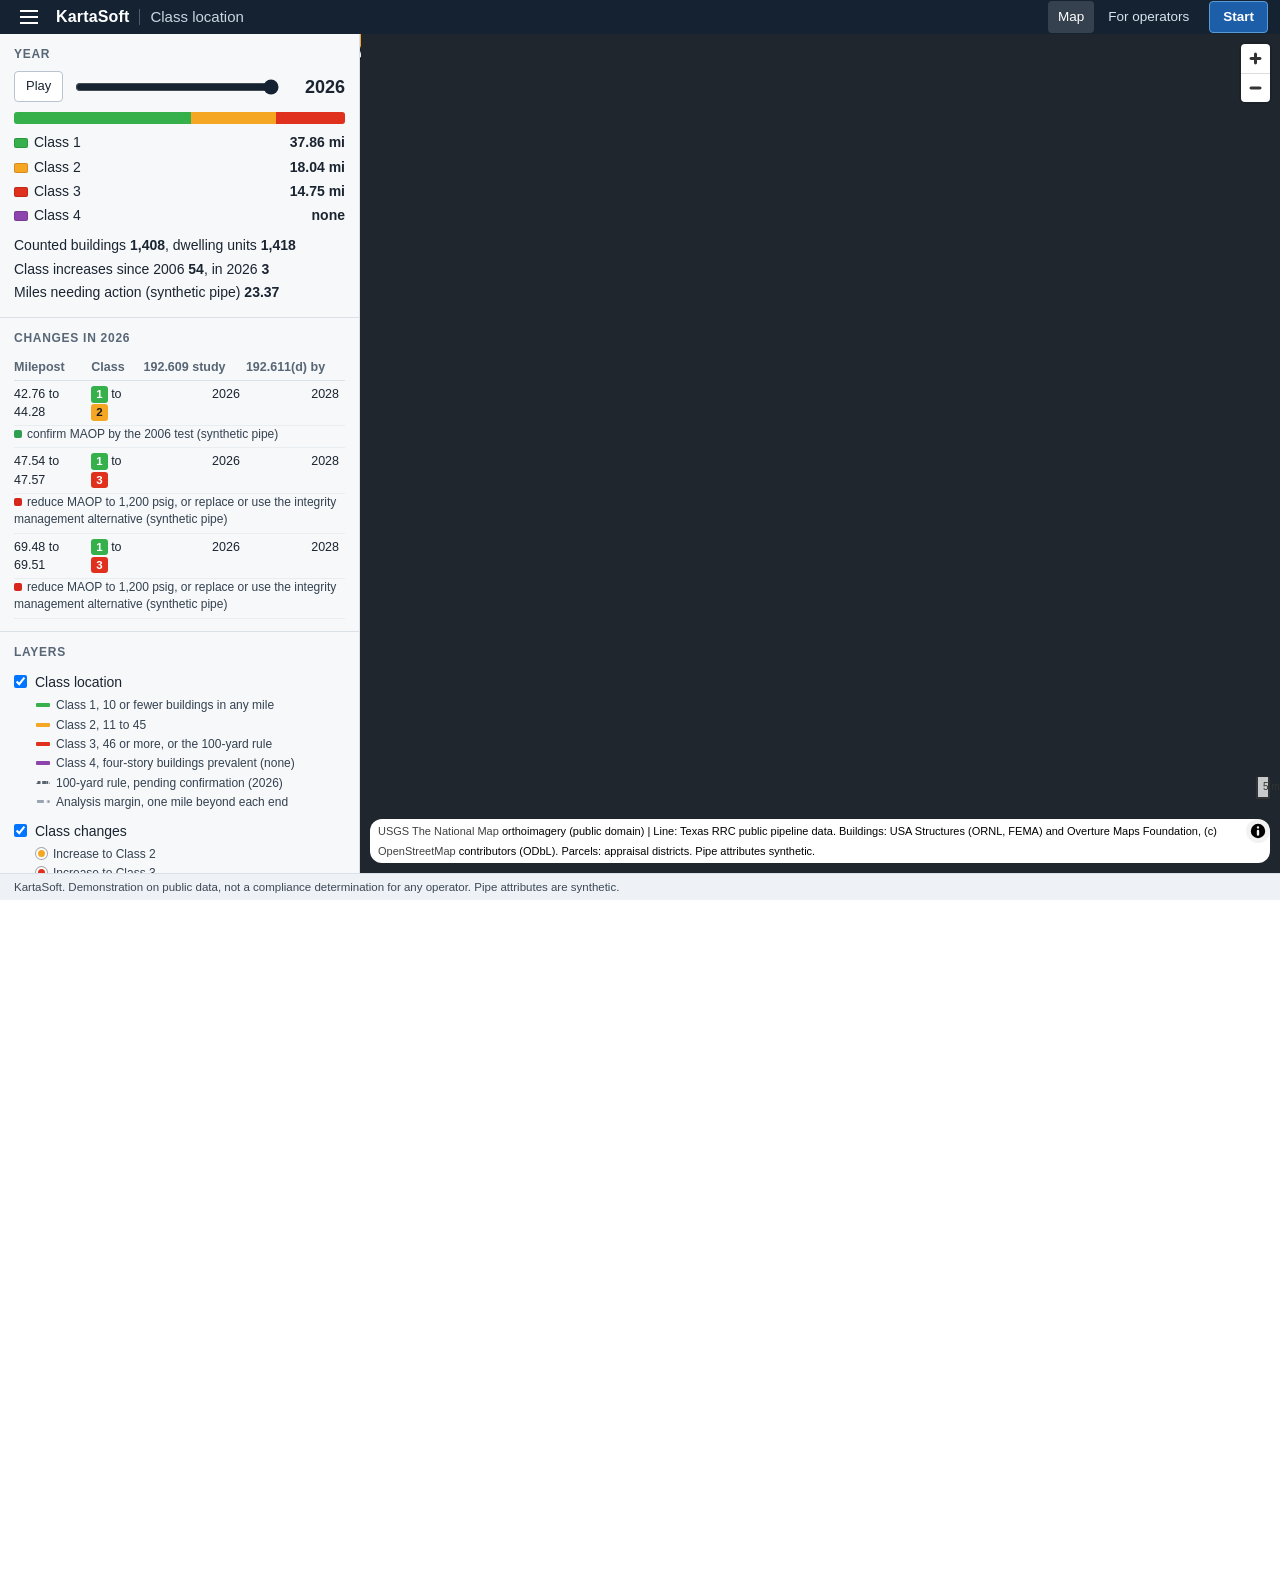
<file: index.html>
<!doctype html>
<html lang="en">
<head>
<meta charset="utf-8">
<meta name="viewport" content="width=device-width, initial-scale=1">
<meta name="robots" content="noindex, nofollow">
<title>Class location</title>
<meta name="description" content="Class locations along a public gas transmission line in North Texas, computed from public data.">
<link rel="stylesheet" href="vendor/maplibre-gl.css">
<link rel="stylesheet" href="css/site.css">
</head>
<body class="map-page">
<header class="topbar">
  <button id="panel-toggle" class="topbar-btn" type="button" aria-controls="panel" aria-expanded="true" title="Show or hide the panel">
    <span class="burger" aria-hidden="true"></span><span class="sr-only">Panel</span>
  </button>
  <a class="brand" href="index.html">KartaSoft</a>
  <span class="page-title">Class location</span>
  <nav class="topnav" aria-label="Pages">
    <a href="index.html" aria-current="page">Map</a>
    <a href="operators.html">For operators</a>
    <button id="start" class="start-btn" type="button">Start</button>
  </nav>
</header>

<div class="layout">
  <aside id="panel" aria-label="Map controls">
    <div id="record" class="record" hidden></div>

    <section class="panel-sec" aria-labelledby="h-year">
      <h2 id="h-year">Year</h2>
      <div class="year-row">
        <button id="play" class="btn" type="button" aria-pressed="false">Play</button>
        <input id="year" type="range" min="2006" max="2026" step="1" value="2026" aria-label="Year">
        <output id="year-out" for="year">2026</output>
      </div>
      <div id="summary" class="summary" aria-live="polite"></div>
    </section>

    <section class="panel-sec" id="changes-sec" aria-labelledby="h-changes" hidden>
      <h2 id="h-changes">Changes in 2026</h2>
      <div id="changes"></div>
    </section>

    <section class="panel-sec" aria-labelledby="h-layers">
      <h2 id="h-layers">Layers</h2>
      <div id="layer-list"></div>
    </section>

    <section class="panel-sec" id="watch-sec" aria-labelledby="h-watch" hidden>
      <h2 id="h-watch">Watch list</h2>
      <div id="watch"></div>
    </section>

    <section class="panel-sec" aria-labelledby="h-base">
      <h2 id="h-base">Basemap</h2>
      <fieldset class="radios" id="basemap">
        <legend class="sr-only">Basemap</legend>
      </fieldset>
    </section>

    <section class="panel-sec" aria-labelledby="h-places">
      <h2 id="h-places">Places</h2>
      <div class="bookmarks" id="bookmarks"></div>
    </section>

    <section class="panel-sec" aria-labelledby="h-jump">
      <h2 id="h-jump">Go to milepost</h2>
      <form id="jump" class="jump" autocomplete="off">
        <input id="jump-mp" type="number" inputmode="decimal" min="0" max="70.64" step="0.01" placeholder="0 to 70.64" aria-label="Milepost">
        <button class="btn" type="submit">Go</button>
      </form>
    </section>
  </aside>

  <main id="map-wrap">
    <div id="map" role="region" aria-label="Map"></div>
    <div id="loading" class="loading" hidden><span class="spinner" aria-hidden="true"></span><span id="loading-text">Loading</span></div>
    <div id="tooltip" class="tooltip" hidden></div>
    <div id="seqcard" class="seqcard" role="dialog" aria-label="Guided sequence" hidden>
      <p id="seq-text"></p>
      <div class="seqnav">
        <span class="step"></span>
        <button class="btn" type="button" data-seq="back">Back</button>
        <button class="btn primary" type="button" data-seq="next">Next</button>
        <button class="btn" type="button" data-seq="close">Close</button>
      </div>
    </div>
    <noscript><p class="noscript">The map needs JavaScript.</p></noscript>
  </main>
</div>

<footer class="site-footer" id="footer">
  <p>KartaSoft. Demonstration on public data, not a compliance determination for any operator. Pipe attributes are synthetic.</p>
</footer>

<script src="vendor/maplibre-gl.js"></script>
<script src="js/common.js"></script>
<script src="js/app.js"></script>
</body>
</html>
</file>
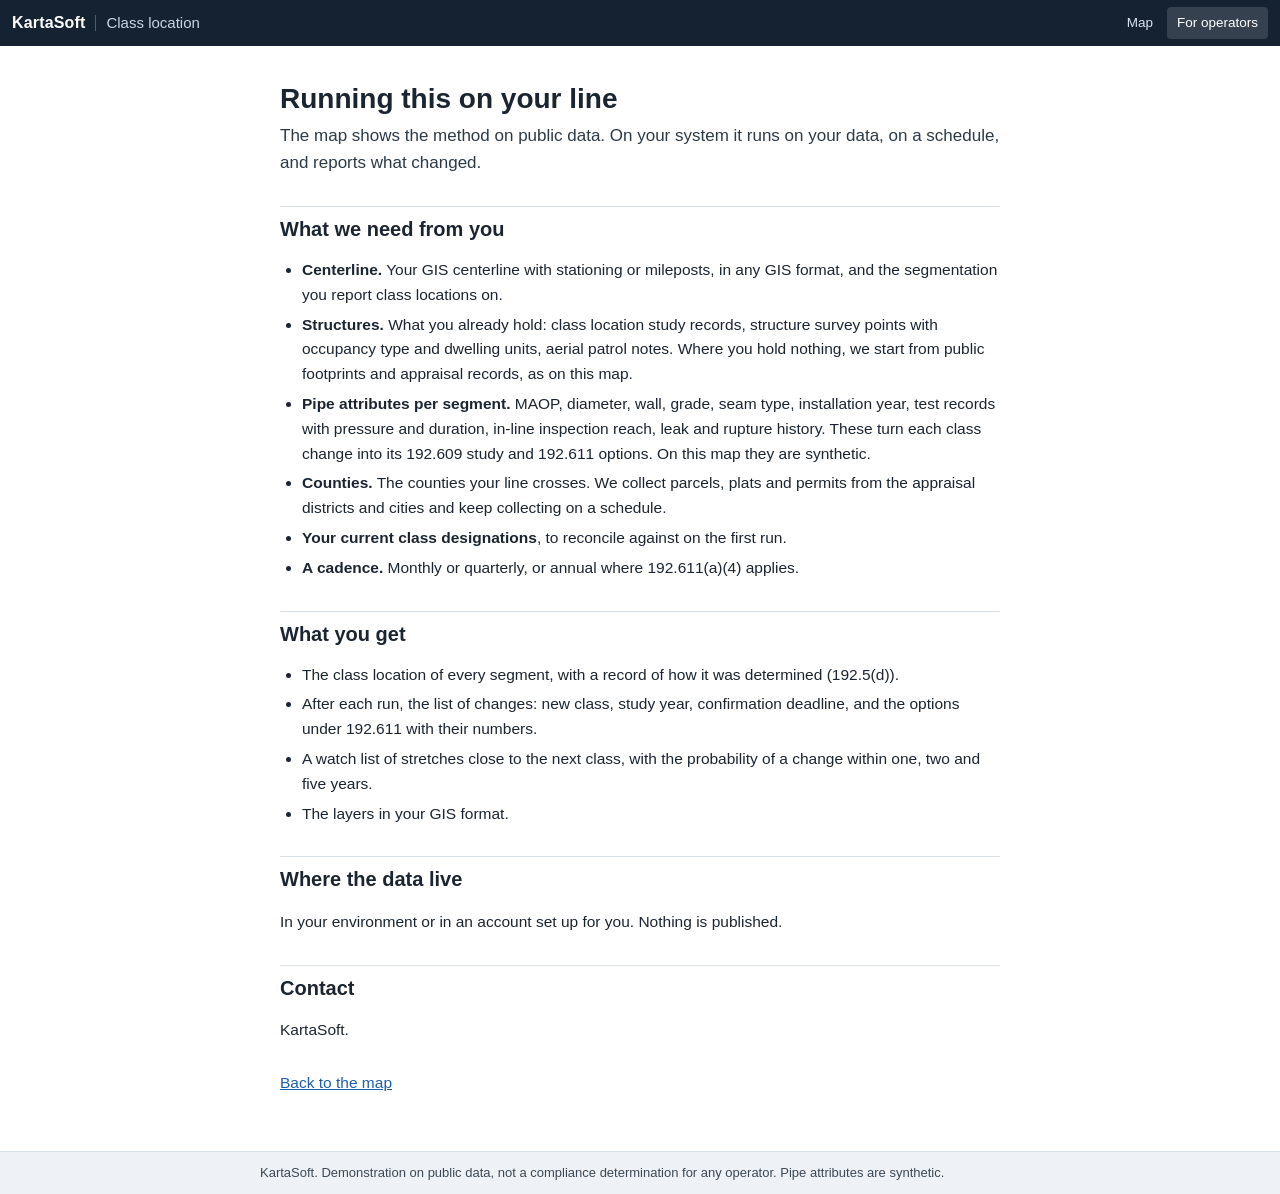
<file: operators.html>
<!doctype html>
<html lang="en">
<head>
<meta charset="utf-8">
<meta name="viewport" content="width=device-width, initial-scale=1">
<meta name="robots" content="noindex, nofollow">
<title>Running this on your line</title>
<meta name="description" content="What an operator provides to run class location automation on its own line, and what comes back.">
<link rel="stylesheet" href="css/site.css">
</head>
<body class="doc-page">
<header class="topbar">
  <a class="brand" href="index.html">KartaSoft</a>
  <span class="page-title">Class location</span>
  <nav class="topnav" aria-label="Pages">
    <a href="index.html">Map</a>
    <a href="operators.html" aria-current="page">For operators</a>
  </nav>
</header>

<main class="doc">
<h1>Running this on your line</h1>
<p class="lede">The map shows the method on public data. On your system it runs on your data, on a schedule, and reports what changed.</p>

<h2>What we need from you</h2>
<ul>
  <li><b>Centerline.</b> Your GIS centerline with stationing or mileposts, in any GIS format, and the segmentation you report class locations on.</li>
  <li><b>Structures.</b> What you already hold: class location study records, structure survey points with occupancy type and dwelling units, aerial patrol notes. Where you hold nothing, we start from public footprints and appraisal records, as on this map.</li>
  <li><b>Pipe attributes per segment.</b> MAOP, diameter, wall, grade, seam type, installation year, test records with pressure and duration, in-line inspection reach, leak and rupture history. These turn each class change into its 192.609 study and 192.611 options. On this map they are synthetic.</li>
  <li><b>Counties.</b> The counties your line crosses. We collect parcels, plats and permits from the appraisal districts and cities and keep collecting on a schedule.</li>
  <li><b>Your current class designations</b>, to reconcile against on the first run.</li>
  <li><b>A cadence.</b> Monthly or quarterly, or annual where 192.611(a)(4) applies.</li>
</ul>

<h2>What you get</h2>
<ul>
  <li>The class location of every segment, with a record of how it was determined (192.5(d)).</li>
  <li>After each run, the list of changes: new class, study year, confirmation deadline, and the options under 192.611 with their numbers.</li>
  <li>A watch list of stretches close to the next class, with the probability of a change within one, two and five years.</li>
  <li>The layers in your GIS format.</li>
</ul>

<h2>Where the data live</h2>
<p>In your environment or in an account set up for you. Nothing is published.</p>

<h2>Contact</h2>
<p>KartaSoft.</p>

<p class="back"><a href="index.html">Back to the map</a></p>
</main>

<footer class="site-footer" id="footer">
  <p>KartaSoft. Demonstration on public data, not a compliance determination for any operator. Pipe attributes are synthetic.</p>
</footer>
</body>
</html>
</file>
<file: vendor/maplibre-gl.css>
.maplibregl-map{font:12px/20px Helvetica Neue,Arial,Helvetica,sans-serif;overflow:hidden;position:relative;-webkit-tap-highlight-color:rgb(0 0 0/0)}.maplibregl-canvas{left:0;position:absolute;top:0}.maplibregl-map:fullscreen{height:100%;width:100%}.maplibregl-ctrl-group button.maplibregl-ctrl-compass{touch-action:none}.maplibregl-canvas-container.maplibregl-interactive,.maplibregl-ctrl-group button.maplibregl-ctrl-compass{cursor:grab;-webkit-user-select:none;-moz-user-select:none;user-select:none}.maplibregl-canvas-container.maplibregl-interactive.maplibregl-track-pointer{cursor:pointer}.maplibregl-canvas-container.maplibregl-interactive:active,.maplibregl-ctrl-group button.maplibregl-ctrl-compass:active{cursor:grabbing}.maplibregl-canvas-container.maplibregl-touch-zoom-rotate,.maplibregl-canvas-container.maplibregl-touch-zoom-rotate .maplibregl-canvas{touch-action:pan-x pan-y}.maplibregl-canvas-container.maplibregl-touch-drag-pan,.maplibregl-canvas-container.maplibregl-touch-drag-pan .maplibregl-canvas{touch-action:pinch-zoom}.maplibregl-canvas-container.maplibregl-touch-zoom-rotate.maplibregl-touch-drag-pan,.maplibregl-canvas-container.maplibregl-touch-zoom-rotate.maplibregl-touch-drag-pan .maplibregl-canvas{touch-action:none}.maplibregl-canvas-container.maplibregl-touch-drag-pan.maplibregl-cooperative-gestures,.maplibregl-canvas-container.maplibregl-touch-drag-pan.maplibregl-cooperative-gestures .maplibregl-canvas{touch-action:pan-x pan-y}.maplibregl-ctrl-bottom-left,.maplibregl-ctrl-bottom-right,.maplibregl-ctrl-top-left,.maplibregl-ctrl-top-right{pointer-events:none;position:absolute;z-index:2}.maplibregl-ctrl-top-left{left:0;top:0}.maplibregl-ctrl-top-right{right:0;top:0}.maplibregl-ctrl-bottom-left{bottom:0;left:0}.maplibregl-ctrl-bottom-right{bottom:0;right:0}.maplibregl-ctrl{clear:both;pointer-events:auto;transform:translate(0)}.maplibregl-ctrl-top-left .maplibregl-ctrl{float:left;margin:10px 0 0 10px}.maplibregl-ctrl-top-right .maplibregl-ctrl{float:right;margin:10px 10px 0 0}.maplibregl-ctrl-bottom-left .maplibregl-ctrl{float:left;margin:0 0 10px 10px}.maplibregl-ctrl-bottom-right .maplibregl-ctrl{float:right;margin:0 10px 10px 0}.maplibregl-ctrl-group{background:#fff;border-radius:4px}.maplibregl-ctrl-group:not(:empty){box-shadow:0 0 0 2px rgba(0,0,0,.1)}@media (forced-colors:active){.maplibregl-ctrl-group:not(:empty){box-shadow:0 0 0 2px ButtonText}}.maplibregl-ctrl-group button{background-color:transparent;border:0;box-sizing:border-box;cursor:pointer;display:block;height:29px;outline:none;padding:0;width:29px}.maplibregl-ctrl-group button+button{border-top:1px solid #ddd}.maplibregl-ctrl button .maplibregl-ctrl-icon{background-position:50%;background-repeat:no-repeat;display:block;height:100%;width:100%}@media (forced-colors:active){.maplibregl-ctrl-icon{background-color:transparent}.maplibregl-ctrl-group button+button{border-top:1px solid ButtonText}}.maplibregl-ctrl button::-moz-focus-inner{border:0;padding:0}.maplibregl-ctrl-attrib-button:focus,.maplibregl-ctrl-group button:focus{box-shadow:0 0 2px 2px #0096ff}.maplibregl-ctrl button:disabled{cursor:not-allowed}.maplibregl-ctrl button:disabled .maplibregl-ctrl-icon{opacity:.25}@media (hover:hover){.maplibregl-ctrl button:not(:disabled):hover{background-color:rgba(0,0,0,.05)}}.maplibregl-ctrl button:not(:disabled):active{background-color:rgba(0,0,0,.05)}.maplibregl-ctrl-group button:focus:focus-visible{box-shadow:0 0 2px 2px #0096ff}.maplibregl-ctrl-group button:focus:not(:focus-visible){box-shadow:none}.maplibregl-ctrl-group button:focus:first-child{border-radius:4px 4px 0 0}.maplibregl-ctrl-group button:focus:last-child{border-radius:0 0 4px 4px}.maplibregl-ctrl-group button:focus:only-child{border-radius:inherit}.maplibregl-ctrl button.maplibregl-ctrl-zoom-out .maplibregl-ctrl-icon{background-image:url("data:image/svg+xml;charset=utf-8,%3Csvg xmlns='http://www.w3.org/2000/svg' width='29' height='29' fill='%23333' viewBox='0 0 29 29'%3E%3Cpath d='M10 13c-.75 0-1.5.75-1.5 1.5S9.25 16 10 16h9c.75 0 1.5-.75 1.5-1.5S19.75 13 19 13z'/%3E%3C/svg%3E")}.maplibregl-ctrl button.maplibregl-ctrl-zoom-in .maplibregl-ctrl-icon{background-image:url("data:image/svg+xml;charset=utf-8,%3Csvg xmlns='http://www.w3.org/2000/svg' width='29' height='29' fill='%23333' viewBox='0 0 29 29'%3E%3Cpath d='M14.5 8.5c-.75 0-1.5.75-1.5 1.5v3h-3c-.75 0-1.5.75-1.5 1.5S9.25 16 10 16h3v3c0 .75.75 1.5 1.5 1.5S16 19.75 16 19v-3h3c.75 0 1.5-.75 1.5-1.5S19.75 13 19 13h-3v-3c0-.75-.75-1.5-1.5-1.5'/%3E%3C/svg%3E")}@media (forced-colors:active){.maplibregl-ctrl button.maplibregl-ctrl-zoom-out .maplibregl-ctrl-icon{background-image:url("data:image/svg+xml;charset=utf-8,%3Csvg xmlns='http://www.w3.org/2000/svg' width='29' height='29' fill='%23fff' viewBox='0 0 29 29'%3E%3Cpath d='M10 13c-.75 0-1.5.75-1.5 1.5S9.25 16 10 16h9c.75 0 1.5-.75 1.5-1.5S19.75 13 19 13z'/%3E%3C/svg%3E")}.maplibregl-ctrl button.maplibregl-ctrl-zoom-in .maplibregl-ctrl-icon{background-image:url("data:image/svg+xml;charset=utf-8,%3Csvg xmlns='http://www.w3.org/2000/svg' width='29' height='29' fill='%23fff' viewBox='0 0 29 29'%3E%3Cpath d='M14.5 8.5c-.75 0-1.5.75-1.5 1.5v3h-3c-.75 0-1.5.75-1.5 1.5S9.25 16 10 16h3v3c0 .75.75 1.5 1.5 1.5S16 19.75 16 19v-3h3c.75 0 1.5-.75 1.5-1.5S19.75 13 19 13h-3v-3c0-.75-.75-1.5-1.5-1.5'/%3E%3C/svg%3E")}}@media (forced-colors:active) and (prefers-color-scheme:light){.maplibregl-ctrl button.maplibregl-ctrl-zoom-out .maplibregl-ctrl-icon{background-image:url("data:image/svg+xml;charset=utf-8,%3Csvg xmlns='http://www.w3.org/2000/svg' width='29' height='29' viewBox='0 0 29 29'%3E%3Cpath d='M10 13c-.75 0-1.5.75-1.5 1.5S9.25 16 10 16h9c.75 0 1.5-.75 1.5-1.5S19.75 13 19 13z'/%3E%3C/svg%3E")}.maplibregl-ctrl button.maplibregl-ctrl-zoom-in .maplibregl-ctrl-icon{background-image:url("data:image/svg+xml;charset=utf-8,%3Csvg xmlns='http://www.w3.org/2000/svg' width='29' height='29' viewBox='0 0 29 29'%3E%3Cpath d='M14.5 8.5c-.75 0-1.5.75-1.5 1.5v3h-3c-.75 0-1.5.75-1.5 1.5S9.25 16 10 16h3v3c0 .75.75 1.5 1.5 1.5S16 19.75 16 19v-3h3c.75 0 1.5-.75 1.5-1.5S19.75 13 19 13h-3v-3c0-.75-.75-1.5-1.5-1.5'/%3E%3C/svg%3E")}}.maplibregl-ctrl button.maplibregl-ctrl-fullscreen .maplibregl-ctrl-icon{background-image:url("data:image/svg+xml;charset=utf-8,%3Csvg xmlns='http://www.w3.org/2000/svg' width='29' height='29' fill='%23333' viewBox='0 0 29 29'%3E%3Cpath d='M24 16v5.5c0 1.75-.75 2.5-2.5 2.5H16v-1l3-1.5-4-5.5 1-1 5.5 4 1.5-3zM6 16l1.5 3 5.5-4 1 1-4 5.5 3 1.5v1H7.5C5.75 24 5 23.25 5 21.5V16zm7-11v1l-3 1.5 4 5.5-1 1-5.5-4L6 13H5V7.5C5 5.75 5.75 5 7.5 5zm11 2.5c0-1.75-.75-2.5-2.5-2.5H16v1l3 1.5-4 5.5 1 1 5.5-4 1.5 3h1z'/%3E%3C/svg%3E")}.maplibregl-ctrl button.maplibregl-ctrl-shrink .maplibregl-ctrl-icon{background-image:url("data:image/svg+xml;charset=utf-8,%3Csvg xmlns='http://www.w3.org/2000/svg' width='29' height='29' viewBox='0 0 29 29'%3E%3Cpath d='M18.5 16c-1.75 0-2.5.75-2.5 2.5V24h1l1.5-3 5.5 4 1-1-4-5.5 3-1.5v-1zM13 18.5c0-1.75-.75-2.5-2.5-2.5H5v1l3 1.5L4 24l1 1 5.5-4 1.5 3h1zm3-8c0 1.75.75 2.5 2.5 2.5H24v-1l-3-1.5L25 5l-1-1-5.5 4L17 5h-1zM10.5 13c1.75 0 2.5-.75 2.5-2.5V5h-1l-1.5 3L5 4 4 5l4 5.5L5 12v1z'/%3E%3C/svg%3E")}@media (forced-colors:active){.maplibregl-ctrl button.maplibregl-ctrl-fullscreen .maplibregl-ctrl-icon{background-image:url("data:image/svg+xml;charset=utf-8,%3Csvg xmlns='http://www.w3.org/2000/svg' width='29' height='29' fill='%23fff' viewBox='0 0 29 29'%3E%3Cpath d='M24 16v5.5c0 1.75-.75 2.5-2.5 2.5H16v-1l3-1.5-4-5.5 1-1 5.5 4 1.5-3zM6 16l1.5 3 5.5-4 1 1-4 5.5 3 1.5v1H7.5C5.75 24 5 23.25 5 21.5V16zm7-11v1l-3 1.5 4 5.5-1 1-5.5-4L6 13H5V7.5C5 5.75 5.75 5 7.5 5zm11 2.5c0-1.75-.75-2.5-2.5-2.5H16v1l3 1.5-4 5.5 1 1 5.5-4 1.5 3h1z'/%3E%3C/svg%3E")}.maplibregl-ctrl button.maplibregl-ctrl-shrink .maplibregl-ctrl-icon{background-image:url("data:image/svg+xml;charset=utf-8,%3Csvg xmlns='http://www.w3.org/2000/svg' width='29' height='29' fill='%23fff' viewBox='0 0 29 29'%3E%3Cpath d='M18.5 16c-1.75 0-2.5.75-2.5 2.5V24h1l1.5-3 5.5 4 1-1-4-5.5 3-1.5v-1zM13 18.5c0-1.75-.75-2.5-2.5-2.5H5v1l3 1.5L4 24l1 1 5.5-4 1.5 3h1zm3-8c0 1.75.75 2.5 2.5 2.5H24v-1l-3-1.5L25 5l-1-1-5.5 4L17 5h-1zM10.5 13c1.75 0 2.5-.75 2.5-2.5V5h-1l-1.5 3L5 4 4 5l4 5.5L5 12v1z'/%3E%3C/svg%3E")}}@media (forced-colors:active) and (prefers-color-scheme:light){.maplibregl-ctrl button.maplibregl-ctrl-fullscreen .maplibregl-ctrl-icon{background-image:url("data:image/svg+xml;charset=utf-8,%3Csvg xmlns='http://www.w3.org/2000/svg' width='29' height='29' viewBox='0 0 29 29'%3E%3Cpath d='M24 16v5.5c0 1.75-.75 2.5-2.5 2.5H16v-1l3-1.5-4-5.5 1-1 5.5 4 1.5-3zM6 16l1.5 3 5.5-4 1 1-4 5.5 3 1.5v1H7.5C5.75 24 5 23.25 5 21.5V16zm7-11v1l-3 1.5 4 5.5-1 1-5.5-4L6 13H5V7.5C5 5.75 5.75 5 7.5 5zm11 2.5c0-1.75-.75-2.5-2.5-2.5H16v1l3 1.5-4 5.5 1 1 5.5-4 1.5 3h1z'/%3E%3C/svg%3E")}.maplibregl-ctrl button.maplibregl-ctrl-shrink .maplibregl-ctrl-icon{background-image:url("data:image/svg+xml;charset=utf-8,%3Csvg xmlns='http://www.w3.org/2000/svg' width='29' height='29' viewBox='0 0 29 29'%3E%3Cpath d='M18.5 16c-1.75 0-2.5.75-2.5 2.5V24h1l1.5-3 5.5 4 1-1-4-5.5 3-1.5v-1zM13 18.5c0-1.75-.75-2.5-2.5-2.5H5v1l3 1.5L4 24l1 1 5.5-4 1.5 3h1zm3-8c0 1.75.75 2.5 2.5 2.5H24v-1l-3-1.5L25 5l-1-1-5.5 4L17 5h-1zM10.5 13c1.75 0 2.5-.75 2.5-2.5V5h-1l-1.5 3L5 4 4 5l4 5.5L5 12v1z'/%3E%3C/svg%3E")}}.maplibregl-ctrl button.maplibregl-ctrl-compass .maplibregl-ctrl-icon{background-image:url("data:image/svg+xml;charset=utf-8,%3Csvg xmlns='http://www.w3.org/2000/svg' width='29' height='29' fill='%23333' viewBox='0 0 29 29'%3E%3Cpath d='m10.5 14 4-8 4 8z'/%3E%3Cpath fill='%23ccc' d='m10.5 16 4 8 4-8z'/%3E%3C/svg%3E")}@media (forced-colors:active){.maplibregl-ctrl button.maplibregl-ctrl-compass .maplibregl-ctrl-icon{background-image:url("data:image/svg+xml;charset=utf-8,%3Csvg xmlns='http://www.w3.org/2000/svg' width='29' height='29' fill='%23fff' viewBox='0 0 29 29'%3E%3Cpath d='m10.5 14 4-8 4 8z'/%3E%3Cpath fill='%23ccc' d='m10.5 16 4 8 4-8z'/%3E%3C/svg%3E")}}@media (forced-colors:active) and (prefers-color-scheme:light){.maplibregl-ctrl button.maplibregl-ctrl-compass .maplibregl-ctrl-icon{background-image:url("data:image/svg+xml;charset=utf-8,%3Csvg xmlns='http://www.w3.org/2000/svg' width='29' height='29' viewBox='0 0 29 29'%3E%3Cpath d='m10.5 14 4-8 4 8z'/%3E%3Cpath fill='%23ccc' d='m10.5 16 4 8 4-8z'/%3E%3C/svg%3E")}}.maplibregl-ctrl button.maplibregl-ctrl-globe .maplibregl-ctrl-icon{background-image:url("data:image/svg+xml;charset=utf-8,%3Csvg xmlns='http://www.w3.org/2000/svg' width='22' height='22' fill='none' stroke='%23333' viewBox='0 0 22 22'%3E%3Ccircle cx='11' cy='11' r='8.5'/%3E%3Cpath d='M17.5 11c0 4.819-3.02 8.5-6.5 8.5S4.5 15.819 4.5 11 7.52 2.5 11 2.5s6.5 3.681 6.5 8.5Z'/%3E%3Cpath d='M13.5 11c0 2.447-.331 4.64-.853 6.206-.262.785-.562 1.384-.872 1.777-.314.399-.58.517-.775.517s-.461-.118-.775-.517c-.31-.393-.61-.992-.872-1.777C8.831 15.64 8.5 13.446 8.5 11s.331-4.64.853-6.206c.262-.785.562-1.384.872-1.777.314-.399.58-.517.775-.517s.461.118.775.517c.31.393.61.992.872 1.777.522 1.565.853 3.76.853 6.206Z'/%3E%3Cpath d='M11 7.5c-1.909 0-3.622-.166-4.845-.428-.616-.132-1.08-.283-1.379-.434a1.3 1.3 0 0 1-.224-.138q.07-.058.224-.138c.299-.151.763-.302 1.379-.434C7.378 5.666 9.091 5.5 11 5.5s3.622.166 4.845.428c.616.132 1.08.283 1.379.434.105.053.177.1.224.138q-.07.058-.224.138c-.299.151-.763.302-1.379.434-1.223.262-2.936.428-4.845.428ZM4.486 6.436ZM11 16.5c-1.909 0-3.622-.166-4.845-.428-.616-.132-1.08-.283-1.379-.434a1.3 1.3 0 0 1-.224-.138 1.3 1.3 0 0 1 .224-.138c.299-.151.763-.302 1.379-.434C7.378 14.666 9.091 14.5 11 14.5s3.622.166 4.845.428c.616.132 1.08.283 1.379.434.105.053.177.1.224.138a1.3 1.3 0 0 1-.224.138c-.299.151-.763.302-1.379.434-1.223.262-2.936.428-4.845.428Zm-6.514-1.064ZM11 12.5c-2.46 0-4.672-.222-6.255-.574-.796-.177-1.406-.38-1.805-.59a1.5 1.5 0 0 1-.39-.272.3.3 0 0 1-.047-.064.3.3 0 0 1 .048-.064c.066-.073.189-.167.389-.272.399-.21 1.009-.413 1.805-.59C6.328 9.722 8.54 9.5 11 9.5s4.672.222 6.256.574c.795.177 1.405.38 1.804.59.2.105.323.2.39.272a.3.3 0 0 1 .047.064.3.3 0 0 1-.048.064 1.4 1.4 0 0 1-.389.272c-.399.21-1.009.413-1.804.59-1.584.352-3.796.574-6.256.574Zm-8.501-1.51v.002zm0 .018v.002zm17.002.002v-.002zm0-.018v-.002z'/%3E%3C/svg%3E")}.maplibregl-ctrl button.maplibregl-ctrl-globe-enabled .maplibregl-ctrl-icon{background-image:url("data:image/svg+xml;charset=utf-8,%3Csvg xmlns='http://www.w3.org/2000/svg' width='22' height='22' fill='none' stroke='%2333b5e5' viewBox='0 0 22 22'%3E%3Ccircle cx='11' cy='11' r='8.5'/%3E%3Cpath d='M17.5 11c0 4.819-3.02 8.5-6.5 8.5S4.5 15.819 4.5 11 7.52 2.5 11 2.5s6.5 3.681 6.5 8.5Z'/%3E%3Cpath d='M13.5 11c0 2.447-.331 4.64-.853 6.206-.262.785-.562 1.384-.872 1.777-.314.399-.58.517-.775.517s-.461-.118-.775-.517c-.31-.393-.61-.992-.872-1.777C8.831 15.64 8.5 13.446 8.5 11s.331-4.64.853-6.206c.262-.785.562-1.384.872-1.777.314-.399.58-.517.775-.517s.461.118.775.517c.31.393.61.992.872 1.777.522 1.565.853 3.76.853 6.206Z'/%3E%3Cpath d='M11 7.5c-1.909 0-3.622-.166-4.845-.428-.616-.132-1.08-.283-1.379-.434a1.3 1.3 0 0 1-.224-.138q.07-.058.224-.138c.299-.151.763-.302 1.379-.434C7.378 5.666 9.091 5.5 11 5.5s3.622.166 4.845.428c.616.132 1.08.283 1.379.434.105.053.177.1.224.138q-.07.058-.224.138c-.299.151-.763.302-1.379.434-1.223.262-2.936.428-4.845.428ZM4.486 6.436ZM11 16.5c-1.909 0-3.622-.166-4.845-.428-.616-.132-1.08-.283-1.379-.434a1.3 1.3 0 0 1-.224-.138 1.3 1.3 0 0 1 .224-.138c.299-.151.763-.302 1.379-.434C7.378 14.666 9.091 14.5 11 14.5s3.622.166 4.845.428c.616.132 1.08.283 1.379.434.105.053.177.1.224.138a1.3 1.3 0 0 1-.224.138c-.299.151-.763.302-1.379.434-1.223.262-2.936.428-4.845.428Zm-6.514-1.064ZM11 12.5c-2.46 0-4.672-.222-6.255-.574-.796-.177-1.406-.38-1.805-.59a1.5 1.5 0 0 1-.39-.272.3.3 0 0 1-.047-.064.3.3 0 0 1 .048-.064c.066-.073.189-.167.389-.272.399-.21 1.009-.413 1.805-.59C6.328 9.722 8.54 9.5 11 9.5s4.672.222 6.256.574c.795.177 1.405.38 1.804.59.2.105.323.2.39.272a.3.3 0 0 1 .047.064.3.3 0 0 1-.048.064 1.4 1.4 0 0 1-.389.272c-.399.21-1.009.413-1.804.59-1.584.352-3.796.574-6.256.574Zm-8.501-1.51v.002zm0 .018v.002zm17.002.002v-.002zm0-.018v-.002z'/%3E%3C/svg%3E")}.maplibregl-ctrl button.maplibregl-ctrl-terrain .maplibregl-ctrl-icon{background-image:url("data:image/svg+xml;charset=utf-8,%3Csvg xmlns='http://www.w3.org/2000/svg' width='22' height='22' fill='%23333' viewBox='0 0 22 22'%3E%3Cpath d='m1.754 13.406 4.453-4.851 3.09 3.09 3.281 3.277.969-.969-3.309-3.312 3.844-4.121 6.148 6.886h1.082v-.855l-7.207-8.07-4.84 5.187L6.169 6.57l-5.48 5.965v.871ZM.688 16.844h20.625v1.375H.688Zm0 0'/%3E%3C/svg%3E")}.maplibregl-ctrl button.maplibregl-ctrl-terrain-enabled .maplibregl-ctrl-icon{background-image:url("data:image/svg+xml;charset=utf-8,%3Csvg xmlns='http://www.w3.org/2000/svg' width='22' height='22' fill='%2333b5e5' viewBox='0 0 22 22'%3E%3Cpath d='m1.754 13.406 4.453-4.851 3.09 3.09 3.281 3.277.969-.969-3.309-3.312 3.844-4.121 6.148 6.886h1.082v-.855l-7.207-8.07-4.84 5.187L6.169 6.57l-5.48 5.965v.871ZM.688 16.844h20.625v1.375H.688Zm0 0'/%3E%3C/svg%3E")}.maplibregl-ctrl button.maplibregl-ctrl-geolocate .maplibregl-ctrl-icon{background-image:url("data:image/svg+xml;charset=utf-8,%3Csvg xmlns='http://www.w3.org/2000/svg' width='29' height='29' fill='%23333' viewBox='0 0 20 20'%3E%3Cpath d='M10 4C9 4 9 5 9 5v.1A5 5 0 0 0 5.1 9H5s-1 0-1 1 1 1 1 1h.1A5 5 0 0 0 9 14.9v.1s0 1 1 1 1-1 1-1v-.1a5 5 0 0 0 3.9-3.9h.1s1 0 1-1-1-1-1-1h-.1A5 5 0 0 0 11 5.1V5s0-1-1-1m0 2.5a3.5 3.5 0 1 1 0 7 3.5 3.5 0 1 1 0-7'/%3E%3Ccircle cx='10' cy='10' r='2'/%3E%3C/svg%3E")}.maplibregl-ctrl button.maplibregl-ctrl-geolocate:disabled .maplibregl-ctrl-icon{background-image:url("data:image/svg+xml;charset=utf-8,%3Csvg xmlns='http://www.w3.org/2000/svg' width='29' height='29' fill='%23aaa' viewBox='0 0 20 20'%3E%3Cpath d='M10 4C9 4 9 5 9 5v.1A5 5 0 0 0 5.1 9H5s-1 0-1 1 1 1 1 1h.1A5 5 0 0 0 9 14.9v.1s0 1 1 1 1-1 1-1v-.1a5 5 0 0 0 3.9-3.9h.1s1 0 1-1-1-1-1-1h-.1A5 5 0 0 0 11 5.1V5s0-1-1-1m0 2.5a3.5 3.5 0 1 1 0 7 3.5 3.5 0 1 1 0-7'/%3E%3Ccircle cx='10' cy='10' r='2'/%3E%3Cpath fill='red' d='m14 5 1 1-9 9-1-1z'/%3E%3C/svg%3E")}.maplibregl-ctrl button.maplibregl-ctrl-geolocate.maplibregl-ctrl-geolocate-active .maplibregl-ctrl-icon{background-image:url("data:image/svg+xml;charset=utf-8,%3Csvg xmlns='http://www.w3.org/2000/svg' width='29' height='29' fill='%2333b5e5' viewBox='0 0 20 20'%3E%3Cpath d='M10 4C9 4 9 5 9 5v.1A5 5 0 0 0 5.1 9H5s-1 0-1 1 1 1 1 1h.1A5 5 0 0 0 9 14.9v.1s0 1 1 1 1-1 1-1v-.1a5 5 0 0 0 3.9-3.9h.1s1 0 1-1-1-1-1-1h-.1A5 5 0 0 0 11 5.1V5s0-1-1-1m0 2.5a3.5 3.5 0 1 1 0 7 3.5 3.5 0 1 1 0-7'/%3E%3Ccircle cx='10' cy='10' r='2'/%3E%3C/svg%3E")}.maplibregl-ctrl button.maplibregl-ctrl-geolocate.maplibregl-ctrl-geolocate-active-error .maplibregl-ctrl-icon{background-image:url("data:image/svg+xml;charset=utf-8,%3Csvg xmlns='http://www.w3.org/2000/svg' width='29' height='29' fill='%23e58978' viewBox='0 0 20 20'%3E%3Cpath d='M10 4C9 4 9 5 9 5v.1A5 5 0 0 0 5.1 9H5s-1 0-1 1 1 1 1 1h.1A5 5 0 0 0 9 14.9v.1s0 1 1 1 1-1 1-1v-.1a5 5 0 0 0 3.9-3.9h.1s1 0 1-1-1-1-1-1h-.1A5 5 0 0 0 11 5.1V5s0-1-1-1m0 2.5a3.5 3.5 0 1 1 0 7 3.5 3.5 0 1 1 0-7'/%3E%3Ccircle cx='10' cy='10' r='2'/%3E%3C/svg%3E")}.maplibregl-ctrl button.maplibregl-ctrl-geolocate.maplibregl-ctrl-geolocate-background .maplibregl-ctrl-icon{background-image:url("data:image/svg+xml;charset=utf-8,%3Csvg xmlns='http://www.w3.org/2000/svg' width='29' height='29' fill='%2333b5e5' viewBox='0 0 20 20'%3E%3Cpath d='M10 4C9 4 9 5 9 5v.1A5 5 0 0 0 5.1 9H5s-1 0-1 1 1 1 1 1h.1A5 5 0 0 0 9 14.9v.1s0 1 1 1 1-1 1-1v-.1a5 5 0 0 0 3.9-3.9h.1s1 0 1-1-1-1-1-1h-.1A5 5 0 0 0 11 5.1V5s0-1-1-1m0 2.5a3.5 3.5 0 1 1 0 7 3.5 3.5 0 1 1 0-7'/%3E%3C/svg%3E")}.maplibregl-ctrl button.maplibregl-ctrl-geolocate.maplibregl-ctrl-geolocate-background-error .maplibregl-ctrl-icon{background-image:url("data:image/svg+xml;charset=utf-8,%3Csvg xmlns='http://www.w3.org/2000/svg' width='29' height='29' fill='%23e54e33' viewBox='0 0 20 20'%3E%3Cpath d='M10 4C9 4 9 5 9 5v.1A5 5 0 0 0 5.1 9H5s-1 0-1 1 1 1 1 1h.1A5 5 0 0 0 9 14.9v.1s0 1 1 1 1-1 1-1v-.1a5 5 0 0 0 3.9-3.9h.1s1 0 1-1-1-1-1-1h-.1A5 5 0 0 0 11 5.1V5s0-1-1-1m0 2.5a3.5 3.5 0 1 1 0 7 3.5 3.5 0 1 1 0-7'/%3E%3C/svg%3E")}.maplibregl-ctrl button.maplibregl-ctrl-geolocate.maplibregl-ctrl-geolocate-waiting .maplibregl-ctrl-icon{animation:maplibregl-spin 2s linear infinite}@media (forced-colors:active){.maplibregl-ctrl button.maplibregl-ctrl-geolocate .maplibregl-ctrl-icon{background-image:url("data:image/svg+xml;charset=utf-8,%3Csvg xmlns='http://www.w3.org/2000/svg' width='29' height='29' fill='%23fff' viewBox='0 0 20 20'%3E%3Cpath d='M10 4C9 4 9 5 9 5v.1A5 5 0 0 0 5.1 9H5s-1 0-1 1 1 1 1 1h.1A5 5 0 0 0 9 14.9v.1s0 1 1 1 1-1 1-1v-.1a5 5 0 0 0 3.9-3.9h.1s1 0 1-1-1-1-1-1h-.1A5 5 0 0 0 11 5.1V5s0-1-1-1m0 2.5a3.5 3.5 0 1 1 0 7 3.5 3.5 0 1 1 0-7'/%3E%3Ccircle cx='10' cy='10' r='2'/%3E%3C/svg%3E")}.maplibregl-ctrl button.maplibregl-ctrl-geolocate:disabled .maplibregl-ctrl-icon{background-image:url("data:image/svg+xml;charset=utf-8,%3Csvg xmlns='http://www.w3.org/2000/svg' width='29' height='29' fill='%23999' viewBox='0 0 20 20'%3E%3Cpath d='M10 4C9 4 9 5 9 5v.1A5 5 0 0 0 5.1 9H5s-1 0-1 1 1 1 1 1h.1A5 5 0 0 0 9 14.9v.1s0 1 1 1 1-1 1-1v-.1a5 5 0 0 0 3.9-3.9h.1s1 0 1-1-1-1-1-1h-.1A5 5 0 0 0 11 5.1V5s0-1-1-1m0 2.5a3.5 3.5 0 1 1 0 7 3.5 3.5 0 1 1 0-7'/%3E%3Ccircle cx='10' cy='10' r='2'/%3E%3Cpath fill='red' d='m14 5 1 1-9 9-1-1z'/%3E%3C/svg%3E")}.maplibregl-ctrl button.maplibregl-ctrl-geolocate.maplibregl-ctrl-geolocate-active .maplibregl-ctrl-icon{background-image:url("data:image/svg+xml;charset=utf-8,%3Csvg xmlns='http://www.w3.org/2000/svg' width='29' height='29' fill='%2333b5e5' viewBox='0 0 20 20'%3E%3Cpath d='M10 4C9 4 9 5 9 5v.1A5 5 0 0 0 5.1 9H5s-1 0-1 1 1 1 1 1h.1A5 5 0 0 0 9 14.9v.1s0 1 1 1 1-1 1-1v-.1a5 5 0 0 0 3.9-3.9h.1s1 0 1-1-1-1-1-1h-.1A5 5 0 0 0 11 5.1V5s0-1-1-1m0 2.5a3.5 3.5 0 1 1 0 7 3.5 3.5 0 1 1 0-7'/%3E%3Ccircle cx='10' cy='10' r='2'/%3E%3C/svg%3E")}.maplibregl-ctrl button.maplibregl-ctrl-geolocate.maplibregl-ctrl-geolocate-active-error .maplibregl-ctrl-icon{background-image:url("data:image/svg+xml;charset=utf-8,%3Csvg xmlns='http://www.w3.org/2000/svg' width='29' height='29' fill='%23e58978' viewBox='0 0 20 20'%3E%3Cpath d='M10 4C9 4 9 5 9 5v.1A5 5 0 0 0 5.1 9H5s-1 0-1 1 1 1 1 1h.1A5 5 0 0 0 9 14.9v.1s0 1 1 1 1-1 1-1v-.1a5 5 0 0 0 3.9-3.9h.1s1 0 1-1-1-1-1-1h-.1A5 5 0 0 0 11 5.1V5s0-1-1-1m0 2.5a3.5 3.5 0 1 1 0 7 3.5 3.5 0 1 1 0-7'/%3E%3Ccircle cx='10' cy='10' r='2'/%3E%3C/svg%3E")}.maplibregl-ctrl button.maplibregl-ctrl-geolocate.maplibregl-ctrl-geolocate-background .maplibregl-ctrl-icon{background-image:url("data:image/svg+xml;charset=utf-8,%3Csvg xmlns='http://www.w3.org/2000/svg' width='29' height='29' fill='%2333b5e5' viewBox='0 0 20 20'%3E%3Cpath d='M10 4C9 4 9 5 9 5v.1A5 5 0 0 0 5.1 9H5s-1 0-1 1 1 1 1 1h.1A5 5 0 0 0 9 14.9v.1s0 1 1 1 1-1 1-1v-.1a5 5 0 0 0 3.9-3.9h.1s1 0 1-1-1-1-1-1h-.1A5 5 0 0 0 11 5.1V5s0-1-1-1m0 2.5a3.5 3.5 0 1 1 0 7 3.5 3.5 0 1 1 0-7'/%3E%3C/svg%3E")}.maplibregl-ctrl button.maplibregl-ctrl-geolocate.maplibregl-ctrl-geolocate-background-error .maplibregl-ctrl-icon{background-image:url("data:image/svg+xml;charset=utf-8,%3Csvg xmlns='http://www.w3.org/2000/svg' width='29' height='29' fill='%23e54e33' viewBox='0 0 20 20'%3E%3Cpath d='M10 4C9 4 9 5 9 5v.1A5 5 0 0 0 5.1 9H5s-1 0-1 1 1 1 1 1h.1A5 5 0 0 0 9 14.9v.1s0 1 1 1 1-1 1-1v-.1a5 5 0 0 0 3.9-3.9h.1s1 0 1-1-1-1-1-1h-.1A5 5 0 0 0 11 5.1V5s0-1-1-1m0 2.5a3.5 3.5 0 1 1 0 7 3.5 3.5 0 1 1 0-7'/%3E%3C/svg%3E")}}@media (forced-colors:active) and (prefers-color-scheme:light){.maplibregl-ctrl button.maplibregl-ctrl-geolocate .maplibregl-ctrl-icon{background-image:url("data:image/svg+xml;charset=utf-8,%3Csvg xmlns='http://www.w3.org/2000/svg' width='29' height='29' viewBox='0 0 20 20'%3E%3Cpath d='M10 4C9 4 9 5 9 5v.1A5 5 0 0 0 5.1 9H5s-1 0-1 1 1 1 1 1h.1A5 5 0 0 0 9 14.9v.1s0 1 1 1 1-1 1-1v-.1a5 5 0 0 0 3.9-3.9h.1s1 0 1-1-1-1-1-1h-.1A5 5 0 0 0 11 5.1V5s0-1-1-1m0 2.5a3.5 3.5 0 1 1 0 7 3.5 3.5 0 1 1 0-7'/%3E%3Ccircle cx='10' cy='10' r='2'/%3E%3C/svg%3E")}.maplibregl-ctrl button.maplibregl-ctrl-geolocate:disabled .maplibregl-ctrl-icon{background-image:url("data:image/svg+xml;charset=utf-8,%3Csvg xmlns='http://www.w3.org/2000/svg' width='29' height='29' fill='%23666' viewBox='0 0 20 20'%3E%3Cpath d='M10 4C9 4 9 5 9 5v.1A5 5 0 0 0 5.1 9H5s-1 0-1 1 1 1 1 1h.1A5 5 0 0 0 9 14.9v.1s0 1 1 1 1-1 1-1v-.1a5 5 0 0 0 3.9-3.9h.1s1 0 1-1-1-1-1-1h-.1A5 5 0 0 0 11 5.1V5s0-1-1-1m0 2.5a3.5 3.5 0 1 1 0 7 3.5 3.5 0 1 1 0-7'/%3E%3Ccircle cx='10' cy='10' r='2'/%3E%3Cpath fill='red' d='m14 5 1 1-9 9-1-1z'/%3E%3C/svg%3E")}}@keyframes maplibregl-spin{0%{transform:rotate(0deg)}to{transform:rotate(1turn)}}a.maplibregl-ctrl-logo{background-image:url("data:image/svg+xml;charset=utf-8,%3Csvg xmlns='http://www.w3.org/2000/svg' width='88' height='23' fill='none'%3E%3Cpath fill='%23000' fill-opacity='.4' fill-rule='evenodd' d='M17.408 16.796h-1.827l2.501-12.095h.198l3.324 6.533.988 2.19.988-2.19 3.258-6.533h.181l2.6 12.095h-1.81l-1.218-5.644-.362-1.71-.658 1.71-2.929 5.644h-.098l-2.914-5.644-.757-1.71-.345 1.71zm1.958-3.42-.726 3.663a1.255 1.255 0 0 1-1.232 1.011h-1.827a1.255 1.255 0 0 1-1.229-1.509l2.501-12.095a1.255 1.255 0 0 1 1.23-1.001h.197a1.25 1.25 0 0 1 1.12.685l3.19 6.273 3.125-6.263a1.25 1.25 0 0 1 1.123-.695h.181a1.255 1.255 0 0 1 1.227.991l1.443 6.71a5 5 0 0 1 .314-.787l.009-.016a4.6 4.6 0 0 1 1.777-1.887c.782-.46 1.668-.667 2.611-.667a4.6 4.6 0 0 1 1.7.32l.306.134c.21-.16.474-.256.759-.256h1.694a1.255 1.255 0 0 1 1.212.925 1.255 1.255 0 0 1 1.212-.925h1.711c.284 0 .545.094.755.252.613-.3 1.312-.45 2.075-.45 1.356 0 2.557.445 3.482 1.4q.47.48.763 1.064V4.701a1.255 1.255 0 0 1 1.255-1.255h1.86A1.255 1.255 0 0 1 54.44 4.7v9.194h2.217c.19 0 .37.043.532.118v-4.77c0-.356.147-.678.385-.906a2.42 2.42 0 0 1-.682-1.71c0-.665.267-1.253.735-1.7a2.45 2.45 0 0 1 1.722-.674 2.43 2.43 0 0 1 1.705.675q.318.302.504.683V4.7a1.255 1.255 0 0 1 1.255-1.255h1.744A1.255 1.255 0 0 1 65.812 4.7v3.335a4.8 4.8 0 0 1 1.526-.246c.938 0 1.817.214 2.59.69a4.47 4.47 0 0 1 1.67 1.743v-.98a1.255 1.255 0 0 1 1.256-1.256h1.777c.233 0 .451.064.639.174a3.4 3.4 0 0 1 1.567-.372c.346 0 .861.02 1.285.232a1.25 1.25 0 0 1 .689 1.004 4.7 4.7 0 0 1 .853-.588c.795-.44 1.675-.647 2.61-.647 1.385 0 2.65.39 3.525 1.396.836.938 1.168 2.173 1.168 3.528q-.001.515-.056 1.051a1.255 1.255 0 0 1-.947 1.09l.408.952a1.255 1.255 0 0 1-.477 1.552c-.418.268-.92.463-1.458.612-.613.171-1.304.244-2.049.244-1.06 0-2.043-.207-2.886-.698l-.015-.008c-.798-.48-1.419-1.135-1.818-1.963l-.004-.008a5.8 5.8 0 0 1-.548-2.512q0-.429.053-.843a1.3 1.3 0 0 1-.333-.086l-.166-.004c-.223 0-.426.062-.643.228-.03.024-.142.139-.142.59v3.883a1.255 1.255 0 0 1-1.256 1.256h-1.777a1.255 1.255 0 0 1-1.256-1.256V15.69l-.032.057a4.8 4.8 0 0 1-1.86 1.833 5.04 5.04 0 0 1-2.484.634 4.5 4.5 0 0 1-1.935-.424 1.25 1.25 0 0 1-.764.258h-1.71a1.255 1.255 0 0 1-1.256-1.255V7.687a2.4 2.4 0 0 1-.428.625c.253.23.412.561.412.93v7.553a1.255 1.255 0 0 1-1.256 1.255h-1.843a1.25 1.25 0 0 1-.894-.373c-.228.23-.544.373-.894.373H51.32a1.255 1.255 0 0 1-1.256-1.255v-1.251l-.061.117a4.7 4.7 0 0 1-1.782 1.884 4.77 4.77 0 0 1-2.485.67 5.6 5.6 0 0 1-1.485-.188l.009 2.764a1.255 1.255 0 0 1-1.255 1.259h-1.729a1.255 1.255 0 0 1-1.255-1.255v-3.537a1.255 1.255 0 0 1-1.167.793h-1.679a1.25 1.25 0 0 1-.77-.263 4.5 4.5 0 0 1-1.945.429c-.885 0-1.724-.21-2.495-.632l-.017-.01a5 5 0 0 1-1.081-.836 1.255 1.255 0 0 1-1.254 1.312h-1.81a1.255 1.255 0 0 1-1.228-.99l-.782-3.625-2.044 3.939a1.25 1.25 0 0 1-1.115.676h-.098a1.25 1.25 0 0 1-1.116-.68l-2.061-3.994zM35.92 16.63l.207-.114.223-.15q.493-.356.735-.785l.061-.118.033 1.332h1.678V9.242h-1.694l-.033 1.267q-.133-.329-.526-.658l-.032-.028a3.2 3.2 0 0 0-.668-.428l-.27-.12a3.3 3.3 0 0 0-1.235-.23q-1.136-.001-1.974.493a3.36 3.36 0 0 0-1.3 1.382q-.445.89-.444 2.074 0 1.2.51 2.107a3.8 3.8 0 0 0 1.382 1.381 3.9 3.9 0 0 0 1.893.477q.795 0 1.455-.33zm-2.789-5.38q-.576.675-.575 1.762 0 1.102.559 1.794.576.675 1.645.675a2.25 2.25 0 0 0 .934-.19 2.2 2.2 0 0 0 .468-.29l.178-.161a2.2 2.2 0 0 0 .397-.561q.244-.5.244-1.15v-.115q0-.708-.296-1.267l-.043-.077a2.2 2.2 0 0 0-.633-.709l-.13-.086-.047-.028a2.1 2.1 0 0 0-1.073-.285q-1.052 0-1.629.692zm2.316 2.706c.163-.17.28-.407.28-.83v-.114c0-.292-.06-.508-.15-.68a.96.96 0 0 0-.353-.389.85.85 0 0 0-.464-.127c-.4 0-.56.114-.664.239l-.01.012c-.148.174-.275.45-.275.945 0 .506.122.801.27.99.097.11.266.224.68.224.303 0 .504-.09.687-.269zm7.545 1.705a2.6 2.6 0 0 0 .331.423q.319.33.755.548l.173.074q.65.255 1.49.255 1.02 0 1.844-.493a3.45 3.45 0 0 0 1.316-1.4q.493-.904.493-2.089 0-1.909-.988-2.913-.988-1.02-2.584-1.02-.898 0-1.575.347a3 3 0 0 0-.415.262l-.199.166a3.4 3.4 0 0 0-.64.82V9.242h-1.712v11.553h1.729l-.017-5.134zm.53-1.138q.206.29.48.5l.155.11.053.034q.51.296 1.119.297 1.07 0 1.645-.675.577-.69.576-1.762 0-1.119-.576-1.777-.558-.675-1.645-.675-.435 0-.835.16a2 2 0 0 0-.284.136 2 2 0 0 0-.363.254 2.2 2.2 0 0 0-.46.569l-.082.162a2.6 2.6 0 0 0-.213 1.072v.115q0 .707.296 1.267l.135.211zm.964-.818a1.1 1.1 0 0 0 .367.385.94.94 0 0 0 .476.118c.423 0 .59-.117.687-.23.159-.194.28-.478.28-.95 0-.53-.133-.8-.266-.952l-.021-.025c-.078-.094-.231-.221-.68-.221a1 1 0 0 0-.503.135l-.012.007a.86.86 0 0 0-.335.343c-.073.133-.132.324-.132.614v.115a1.4 1.4 0 0 0 .14.66zm15.7-6.222q.347-.346.346-.856a1.05 1.05 0 0 0-.345-.79 1.18 1.18 0 0 0-.84-.329q-.51 0-.855.33a1.05 1.05 0 0 0-.346.79q0 .51.346.855.345.346.856.346.51 0 .839-.346zm4.337 9.314.033-1.332q.191.403.59.747l.098.081a4 4 0 0 0 .316.224l.223.122a3.2 3.2 0 0 0 1.44.322 3.8 3.8 0 0 0 1.875-.477 3.5 3.5 0 0 0 1.382-1.366q.527-.89.526-2.09 0-1.184-.444-2.073a3.24 3.24 0 0 0-1.283-1.399q-.823-.51-1.942-.51a3.5 3.5 0 0 0-1.527.344l-.086.043-.165.09a3 3 0 0 0-.33.214q-.432.315-.656.707a2 2 0 0 0-.099.198l.082-1.283V4.701h-1.744v12.095zm.473-2.509a2.5 2.5 0 0 0 .566.7q.117.098.245.18l.144.08a2.1 2.1 0 0 0 .975.232q1.07 0 1.645-.675.576-.69.576-1.778 0-1.102-.576-1.777-.56-.691-1.645-.692a2.2 2.2 0 0 0-1.015.235q-.22.113-.415.282l-.15.142a2.1 2.1 0 0 0-.42.594q-.223.479-.223 1.1v.115q0 .705.293 1.26zm2.616-.293c.157-.191.28-.479.28-.967 0-.51-.13-.79-.276-.961l-.021-.026c-.082-.1-.232-.225-.67-.225a.87.87 0 0 0-.681.279l-.012.011c-.154.155-.274.38-.274.807v.115c0 .285.057.499.144.669a1.1 1.1 0 0 0 .367.405c.137.082.28.123.455.123.423 0 .59-.118.686-.23zm8.266-3.013q.345-.13.724-.14l.069-.002q.493 0 .642.099l.247-1.794q-.196-.099-.717-.099a2.3 2.3 0 0 0-.545.063 2 2 0 0 0-.411.148 2.2 2.2 0 0 0-.4.249 2.5 2.5 0 0 0-.485.499 2.7 2.7 0 0 0-.32.581l-.05.137v-1.48h-1.778v7.553h1.777v-3.884q0-.546.159-.943a1.5 1.5 0 0 1 .466-.636 2.5 2.5 0 0 1 .399-.253 2 2 0 0 1 .224-.099zm9.784 2.656.05-.922q0-1.743-.856-2.698-.838-.97-2.584-.97-1.119-.001-2.007.493a3.46 3.46 0 0 0-1.4 1.382q-.493.906-.493 2.106 0 1.07.428 1.975.428.89 1.332 1.432.906.526 2.255.526.973 0 1.668-.185l.044-.012.135-.04q.613-.184.984-.421l-.542-1.267q-.3.162-.642.274l-.297.087q-.51.131-1.3.131-.954 0-1.497-.444a1.6 1.6 0 0 1-.192-.193q-.366-.44-.512-1.234l-.004-.021zm-5.427-1.256-.003.022h3.752v-.138q-.011-.727-.288-1.118a1 1 0 0 0-.156-.176q-.46-.428-1.316-.428-.986 0-1.494.604-.379.45-.494 1.234zm-27.053 2.77V4.7h-1.86v12.095h5.333V15.15zm7.103-5.908v7.553h-1.843V9.242h1.843z'/%3E%3Cpath fill='%23fff' d='m19.63 11.151-.757-1.71-.345 1.71-1.12 5.644h-1.827L18.083 4.7h.197l3.325 6.533.988 2.19.988-2.19L26.839 4.7h.181l2.6 12.095h-1.81l-1.218-5.644-.362-1.71-.658 1.71-2.93 5.644h-.098l-2.913-5.644zm14.836 5.81q-1.02 0-1.893-.478a3.8 3.8 0 0 1-1.381-1.382q-.51-.906-.51-2.106 0-1.185.444-2.074a3.36 3.36 0 0 1 1.3-1.382q.839-.494 1.974-.494a3.3 3.3 0 0 1 1.234.231 3.3 3.3 0 0 1 .97.575q.396.33.527.659l.033-1.267h1.694v7.553H37.18l-.033-1.332q-.279.593-1.02 1.053a3.17 3.17 0 0 1-1.662.444zm.296-1.482q.938 0 1.58-.642.642-.66.642-1.711v-.115q0-.708-.296-1.267a2.2 2.2 0 0 0-.807-.872 2.1 2.1 0 0 0-1.119-.313q-1.053 0-1.629.692-.575.675-.575 1.76 0 1.103.559 1.795.577.675 1.645.675zm6.521-6.237h1.711v1.4q.906-1.597 2.83-1.597 1.596 0 2.584 1.02.988 1.005.988 2.914 0 1.185-.493 2.09a3.46 3.46 0 0 1-1.316 1.399 3.5 3.5 0 0 1-1.844.493q-.954 0-1.662-.329a2.67 2.67 0 0 1-1.086-.97l.017 5.134h-1.728zm4.048 6.22q1.07 0 1.645-.674.577-.69.576-1.762 0-1.119-.576-1.777-.558-.675-1.645-.675-.592 0-1.12.296-.51.28-.822.823-.296.527-.296 1.234v.115q0 .708.296 1.267.313.543.823.855.51.296 1.119.297z'/%3E%3Cpath fill='%23e1e3e9' d='M51.325 4.7h1.86v10.45h3.473v1.646h-5.333zm7.12 4.542h1.843v7.553h-1.843zm.905-1.415a1.16 1.16 0 0 1-.856-.346 1.17 1.17 0 0 1-.346-.856 1.05 1.05 0 0 1 .346-.79q.346-.329.856-.329.494 0 .839.33a1.05 1.05 0 0 1 .345.79 1.16 1.16 0 0 1-.345.855q-.33.346-.84.346zm7.875 9.133a3.17 3.17 0 0 1-1.662-.444q-.723-.46-1.004-1.053l-.033 1.332h-1.71V4.701h1.743v4.657l-.082 1.283q.279-.658 1.086-1.119a3.5 3.5 0 0 1 1.778-.477q1.119 0 1.942.51a3.24 3.24 0 0 1 1.283 1.4q.445.888.444 2.072 0 1.201-.526 2.09a3.5 3.5 0 0 1-1.382 1.366 3.8 3.8 0 0 1-1.876.477zm-.296-1.481q1.069 0 1.645-.675.577-.69.577-1.778 0-1.102-.577-1.776-.56-.691-1.645-.692a2.12 2.12 0 0 0-1.58.659q-.642.641-.642 1.694v.115q0 .71.296 1.267a2.4 2.4 0 0 0 .807.872 2.1 2.1 0 0 0 1.119.313zm5.927-6.237h1.777v1.481q.263-.757.856-1.217a2.14 2.14 0 0 1 1.349-.46q.527 0 .724.098l-.247 1.794q-.149-.099-.642-.099-.774 0-1.416.494-.626.493-.626 1.58v3.883h-1.777V9.242zm9.534 7.718q-1.35 0-2.255-.526-.904-.543-1.332-1.432a4.6 4.6 0 0 1-.428-1.975q0-1.2.493-2.106a3.46 3.46 0 0 1 1.4-1.382q.889-.495 2.007-.494 1.744 0 2.584.97.855.956.856 2.7 0 .444-.05.92h-5.43q.18 1.005.708 1.45.542.443 1.497.443.79 0 1.3-.131a4 4 0 0 0 .938-.362l.542 1.267q-.411.263-1.119.46-.708.198-1.711.197zm1.596-4.558q.016-1.02-.444-1.432-.46-.428-1.316-.428-1.728 0-1.991 1.86z'/%3E%3Cpath d='M5.074 15.948a.484.657 0 0 0-.486.659v1.84a.484.657 0 0 0 .486.659h4.101a.484.657 0 0 0 .486-.659v-1.84a.484.657 0 0 0-.486-.659zm3.56 1.16H5.617v.838h3.017z' style='fill:%23fff;fill-rule:evenodd;stroke-width:1.03600001'/%3E%3Cg style='stroke-width:1.12603545'%3E%3Cpath d='M-9.408-1.416c-3.833-.025-7.056 2.912-7.08 6.615-.02 3.08 1.653 4.832 3.107 6.268.903.892 1.721 1.74 2.32 2.902l-.525-.004c-.543-.003-.992.304-1.24.639a1.87 1.87 0 0 0-.362 1.121l-.011 1.877c-.003.402.104.787.347 1.125.244.338.688.653 1.23.656l4.142.028c.542.003.99-.306 1.238-.641a1.87 1.87 0 0 0 .363-1.121l.012-1.875a1.87 1.87 0 0 0-.348-1.127c-.243-.338-.688-.653-1.23-.656l-.518-.004c.597-1.145 1.425-1.983 2.348-2.87 1.473-1.414 3.18-3.149 3.2-6.226-.016-3.59-2.923-6.684-6.993-6.707m-.006 1.1v.002c3.274.02 5.92 2.532 5.9 5.6-.017 2.706-1.39 4.026-2.863 5.44-1.034.994-2.118 2.033-2.814 3.633-.018.041-.052.055-.075.065q-.013.004-.02.01a.34.34 0 0 1-.226.084.34.34 0 0 1-.224-.086l-.092-.077c-.699-1.615-1.768-2.669-2.781-3.67-1.454-1.435-2.797-2.762-2.78-5.478.02-3.067 2.7-5.545 5.975-5.523m-.02 2.826c-1.62-.01-2.944 1.315-2.955 2.96-.01 1.646 1.295 2.988 2.916 2.999h.002c1.621.01 2.943-1.316 2.953-2.961.011-1.646-1.294-2.988-2.916-2.998m-.005 1.1c1.017.006 1.829.83 1.822 1.89s-.83 1.874-1.848 1.867c-1.018-.006-1.829-.83-1.822-1.89s.83-1.874 1.848-1.868m-2.155 11.857 4.14.025c.271.002.49.305.487.676l-.013 1.875c-.003.37-.224.67-.495.668l-4.14-.025c-.27-.002-.487-.306-.485-.676l.012-1.875c.003-.37.224-.67.494-.668' style='color:%23000;font-style:normal;font-variant:normal;font-weight:400;font-stretch:normal;font-size:medium;line-height:normal;font-family:sans-serif;font-variant-ligatures:normal;font-variant-position:normal;font-variant-caps:normal;font-variant-numeric:normal;font-variant-alternates:normal;font-feature-settings:normal;text-indent:0;text-align:start;text-decoration:none;text-decoration-line:none;text-decoration-style:solid;text-decoration-color:%23000;letter-spacing:normal;word-spacing:normal;text-transform:none;writing-mode:lr-tb;direction:ltr;text-orientation:mixed;dominant-baseline:auto;baseline-shift:baseline;text-anchor:start;white-space:normal;shape-padding:0;clip-rule:evenodd;display:inline;overflow:visible;visibility:visible;opacity:1;isolation:auto;mix-blend-mode:normal;color-interpolation:sRGB;color-interpolation-filters:linearRGB;solid-color:%23000;solid-opacity:1;vector-effect:none;fill:%23000;fill-opacity:.4;fill-rule:evenodd;stroke:none;stroke-width:2.47727823;stroke-linecap:butt;stroke-linejoin:miter;stroke-miterlimit:4;stroke-dasharray:none;stroke-dashoffset:0;stroke-opacity:1;color-rendering:auto;image-rendering:auto;shape-rendering:auto;text-rendering:auto' transform='translate(15.553 2.85)scale(.88807)'/%3E%3Cpath d='M-9.415-.316C-12.69-.338-15.37 2.14-15.39 5.207c-.017 2.716 1.326 4.041 2.78 5.477 1.013 1 2.081 2.055 2.78 3.67l.092.076a.34.34 0 0 0 .225.086.34.34 0 0 0 .227-.083l.019-.01c.022-.009.057-.024.074-.064.697-1.6 1.78-2.64 2.814-3.634 1.473-1.414 2.847-2.733 2.864-5.44.02-3.067-2.627-5.58-5.901-5.601m-.057 8.784c1.621.011 2.944-1.315 2.955-2.96.01-1.646-1.295-2.988-2.916-2.999-1.622-.01-2.945 1.315-2.955 2.96s1.295 2.989 2.916 3' style='clip-rule:evenodd;fill:%23e1e3e9;fill-opacity:1;fill-rule:evenodd;stroke:none;stroke-width:2.47727823;stroke-miterlimit:4;stroke-dasharray:none;stroke-opacity:.4' transform='translate(15.553 2.85)scale(.88807)'/%3E%3Cpath d='M-11.594 15.465c-.27-.002-.492.297-.494.668l-.012 1.876c-.003.371.214.673.485.675l4.14.027c.271.002.492-.298.495-.668l.012-1.877c.003-.37-.215-.672-.485-.674z' style='clip-rule:evenodd;fill:%23fff;fill-opacity:1;fill-rule:evenodd;stroke:none;stroke-width:2.47727823;stroke-miterlimit:4;stroke-dasharray:none;stroke-opacity:.4' transform='translate(15.553 2.85)scale(.88807)'/%3E%3C/g%3E%3C/svg%3E");background-repeat:no-repeat;cursor:pointer;display:block;height:23px;margin:0 0 -4px -4px;overflow:hidden;width:88px}a.maplibregl-ctrl-logo.maplibregl-compact{width:14px}@media (forced-colors:active){a.maplibregl-ctrl-logo{background-color:transparent;background-image:url("data:image/svg+xml;charset=utf-8,%3Csvg xmlns='http://www.w3.org/2000/svg' width='88' height='23' fill='none'%3E%3Cpath fill='%23000' fill-opacity='.4' fill-rule='evenodd' d='M17.408 16.796h-1.827l2.501-12.095h.198l3.324 6.533.988 2.19.988-2.19 3.258-6.533h.181l2.6 12.095h-1.81l-1.218-5.644-.362-1.71-.658 1.71-2.929 5.644h-.098l-2.914-5.644-.757-1.71-.345 1.71zm1.958-3.42-.726 3.663a1.255 1.255 0 0 1-1.232 1.011h-1.827a1.255 1.255 0 0 1-1.229-1.509l2.501-12.095a1.255 1.255 0 0 1 1.23-1.001h.197a1.25 1.25 0 0 1 1.12.685l3.19 6.273 3.125-6.263a1.25 1.25 0 0 1 1.123-.695h.181a1.255 1.255 0 0 1 1.227.991l1.443 6.71a5 5 0 0 1 .314-.787l.009-.016a4.6 4.6 0 0 1 1.777-1.887c.782-.46 1.668-.667 2.611-.667a4.6 4.6 0 0 1 1.7.32l.306.134c.21-.16.474-.256.759-.256h1.694a1.255 1.255 0 0 1 1.212.925 1.255 1.255 0 0 1 1.212-.925h1.711c.284 0 .545.094.755.252.613-.3 1.312-.45 2.075-.45 1.356 0 2.557.445 3.482 1.4q.47.48.763 1.064V4.701a1.255 1.255 0 0 1 1.255-1.255h1.86A1.255 1.255 0 0 1 54.44 4.7v9.194h2.217c.19 0 .37.043.532.118v-4.77c0-.356.147-.678.385-.906a2.42 2.42 0 0 1-.682-1.71c0-.665.267-1.253.735-1.7a2.45 2.45 0 0 1 1.722-.674 2.43 2.43 0 0 1 1.705.675q.318.302.504.683V4.7a1.255 1.255 0 0 1 1.255-1.255h1.744A1.255 1.255 0 0 1 65.812 4.7v3.335a4.8 4.8 0 0 1 1.526-.246c.938 0 1.817.214 2.59.69a4.47 4.47 0 0 1 1.67 1.743v-.98a1.255 1.255 0 0 1 1.256-1.256h1.777c.233 0 .451.064.639.174a3.4 3.4 0 0 1 1.567-.372c.346 0 .861.02 1.285.232a1.25 1.25 0 0 1 .689 1.004 4.7 4.7 0 0 1 .853-.588c.795-.44 1.675-.647 2.61-.647 1.385 0 2.65.39 3.525 1.396.836.938 1.168 2.173 1.168 3.528q-.001.515-.056 1.051a1.255 1.255 0 0 1-.947 1.09l.408.952a1.255 1.255 0 0 1-.477 1.552c-.418.268-.92.463-1.458.612-.613.171-1.304.244-2.049.244-1.06 0-2.043-.207-2.886-.698l-.015-.008c-.798-.48-1.419-1.135-1.818-1.963l-.004-.008a5.8 5.8 0 0 1-.548-2.512q0-.429.053-.843a1.3 1.3 0 0 1-.333-.086l-.166-.004c-.223 0-.426.062-.643.228-.03.024-.142.139-.142.59v3.883a1.255 1.255 0 0 1-1.256 1.256h-1.777a1.255 1.255 0 0 1-1.256-1.256V15.69l-.032.057a4.8 4.8 0 0 1-1.86 1.833 5.04 5.04 0 0 1-2.484.634 4.5 4.5 0 0 1-1.935-.424 1.25 1.25 0 0 1-.764.258h-1.71a1.255 1.255 0 0 1-1.256-1.255V7.687a2.4 2.4 0 0 1-.428.625c.253.23.412.561.412.93v7.553a1.255 1.255 0 0 1-1.256 1.255h-1.843a1.25 1.25 0 0 1-.894-.373c-.228.23-.544.373-.894.373H51.32a1.255 1.255 0 0 1-1.256-1.255v-1.251l-.061.117a4.7 4.7 0 0 1-1.782 1.884 4.77 4.77 0 0 1-2.485.67 5.6 5.6 0 0 1-1.485-.188l.009 2.764a1.255 1.255 0 0 1-1.255 1.259h-1.729a1.255 1.255 0 0 1-1.255-1.255v-3.537a1.255 1.255 0 0 1-1.167.793h-1.679a1.25 1.25 0 0 1-.77-.263 4.5 4.5 0 0 1-1.945.429c-.885 0-1.724-.21-2.495-.632l-.017-.01a5 5 0 0 1-1.081-.836 1.255 1.255 0 0 1-1.254 1.312h-1.81a1.255 1.255 0 0 1-1.228-.99l-.782-3.625-2.044 3.939a1.25 1.25 0 0 1-1.115.676h-.098a1.25 1.25 0 0 1-1.116-.68l-2.061-3.994zM35.92 16.63l.207-.114.223-.15q.493-.356.735-.785l.061-.118.033 1.332h1.678V9.242h-1.694l-.033 1.267q-.133-.329-.526-.658l-.032-.028a3.2 3.2 0 0 0-.668-.428l-.27-.12a3.3 3.3 0 0 0-1.235-.23q-1.136-.001-1.974.493a3.36 3.36 0 0 0-1.3 1.382q-.445.89-.444 2.074 0 1.2.51 2.107a3.8 3.8 0 0 0 1.382 1.381 3.9 3.9 0 0 0 1.893.477q.795 0 1.455-.33zm-2.789-5.38q-.576.675-.575 1.762 0 1.102.559 1.794.576.675 1.645.675a2.25 2.25 0 0 0 .934-.19 2.2 2.2 0 0 0 .468-.29l.178-.161a2.2 2.2 0 0 0 .397-.561q.244-.5.244-1.15v-.115q0-.708-.296-1.267l-.043-.077a2.2 2.2 0 0 0-.633-.709l-.13-.086-.047-.028a2.1 2.1 0 0 0-1.073-.285q-1.052 0-1.629.692zm2.316 2.706c.163-.17.28-.407.28-.83v-.114c0-.292-.06-.508-.15-.68a.96.96 0 0 0-.353-.389.85.85 0 0 0-.464-.127c-.4 0-.56.114-.664.239l-.01.012c-.148.174-.275.45-.275.945 0 .506.122.801.27.99.097.11.266.224.68.224.303 0 .504-.09.687-.269zm7.545 1.705a2.6 2.6 0 0 0 .331.423q.319.33.755.548l.173.074q.65.255 1.49.255 1.02 0 1.844-.493a3.45 3.45 0 0 0 1.316-1.4q.493-.904.493-2.089 0-1.909-.988-2.913-.988-1.02-2.584-1.02-.898 0-1.575.347a3 3 0 0 0-.415.262l-.199.166a3.4 3.4 0 0 0-.64.82V9.242h-1.712v11.553h1.729l-.017-5.134zm.53-1.138q.206.29.48.5l.155.11.053.034q.51.296 1.119.297 1.07 0 1.645-.675.577-.69.576-1.762 0-1.119-.576-1.777-.558-.675-1.645-.675-.435 0-.835.16a2 2 0 0 0-.284.136 2 2 0 0 0-.363.254 2.2 2.2 0 0 0-.46.569l-.082.162a2.6 2.6 0 0 0-.213 1.072v.115q0 .707.296 1.267l.135.211zm.964-.818a1.1 1.1 0 0 0 .367.385.94.94 0 0 0 .476.118c.423 0 .59-.117.687-.23.159-.194.28-.478.28-.95 0-.53-.133-.8-.266-.952l-.021-.025c-.078-.094-.231-.221-.68-.221a1 1 0 0 0-.503.135l-.012.007a.86.86 0 0 0-.335.343c-.073.133-.132.324-.132.614v.115a1.4 1.4 0 0 0 .14.66zm15.7-6.222q.347-.346.346-.856a1.05 1.05 0 0 0-.345-.79 1.18 1.18 0 0 0-.84-.329q-.51 0-.855.33a1.05 1.05 0 0 0-.346.79q0 .51.346.855.345.346.856.346.51 0 .839-.346zm4.337 9.314.033-1.332q.191.403.59.747l.098.081a4 4 0 0 0 .316.224l.223.122a3.2 3.2 0 0 0 1.44.322 3.8 3.8 0 0 0 1.875-.477 3.5 3.5 0 0 0 1.382-1.366q.527-.89.526-2.09 0-1.184-.444-2.073a3.24 3.24 0 0 0-1.283-1.399q-.823-.51-1.942-.51a3.5 3.5 0 0 0-1.527.344l-.086.043-.165.09a3 3 0 0 0-.33.214q-.432.315-.656.707a2 2 0 0 0-.099.198l.082-1.283V4.701h-1.744v12.095zm.473-2.509a2.5 2.5 0 0 0 .566.7q.117.098.245.18l.144.08a2.1 2.1 0 0 0 .975.232q1.07 0 1.645-.675.576-.69.576-1.778 0-1.102-.576-1.777-.56-.691-1.645-.692a2.2 2.2 0 0 0-1.015.235q-.22.113-.415.282l-.15.142a2.1 2.1 0 0 0-.42.594q-.223.479-.223 1.1v.115q0 .705.293 1.26zm2.616-.293c.157-.191.28-.479.28-.967 0-.51-.13-.79-.276-.961l-.021-.026c-.082-.1-.232-.225-.67-.225a.87.87 0 0 0-.681.279l-.012.011c-.154.155-.274.38-.274.807v.115c0 .285.057.499.144.669a1.1 1.1 0 0 0 .367.405c.137.082.28.123.455.123.423 0 .59-.118.686-.23zm8.266-3.013q.345-.13.724-.14l.069-.002q.493 0 .642.099l.247-1.794q-.196-.099-.717-.099a2.3 2.3 0 0 0-.545.063 2 2 0 0 0-.411.148 2.2 2.2 0 0 0-.4.249 2.5 2.5 0 0 0-.485.499 2.7 2.7 0 0 0-.32.581l-.05.137v-1.48h-1.778v7.553h1.777v-3.884q0-.546.159-.943a1.5 1.5 0 0 1 .466-.636 2.5 2.5 0 0 1 .399-.253 2 2 0 0 1 .224-.099zm9.784 2.656.05-.922q0-1.743-.856-2.698-.838-.97-2.584-.97-1.119-.001-2.007.493a3.46 3.46 0 0 0-1.4 1.382q-.493.906-.493 2.106 0 1.07.428 1.975.428.89 1.332 1.432.906.526 2.255.526.973 0 1.668-.185l.044-.012.135-.04q.613-.184.984-.421l-.542-1.267q-.3.162-.642.274l-.297.087q-.51.131-1.3.131-.954 0-1.497-.444a1.6 1.6 0 0 1-.192-.193q-.366-.44-.512-1.234l-.004-.021zm-5.427-1.256-.003.022h3.752v-.138q-.011-.727-.288-1.118a1 1 0 0 0-.156-.176q-.46-.428-1.316-.428-.986 0-1.494.604-.379.45-.494 1.234zm-27.053 2.77V4.7h-1.86v12.095h5.333V15.15zm7.103-5.908v7.553h-1.843V9.242h1.843z'/%3E%3Cpath fill='%23fff' d='m19.63 11.151-.757-1.71-.345 1.71-1.12 5.644h-1.827L18.083 4.7h.197l3.325 6.533.988 2.19.988-2.19L26.839 4.7h.181l2.6 12.095h-1.81l-1.218-5.644-.362-1.71-.658 1.71-2.93 5.644h-.098l-2.913-5.644zm14.836 5.81q-1.02 0-1.893-.478a3.8 3.8 0 0 1-1.381-1.382q-.51-.906-.51-2.106 0-1.185.444-2.074a3.36 3.36 0 0 1 1.3-1.382q.839-.494 1.974-.494a3.3 3.3 0 0 1 1.234.231 3.3 3.3 0 0 1 .97.575q.396.33.527.659l.033-1.267h1.694v7.553H37.18l-.033-1.332q-.279.593-1.02 1.053a3.17 3.17 0 0 1-1.662.444zm.296-1.482q.938 0 1.58-.642.642-.66.642-1.711v-.115q0-.708-.296-1.267a2.2 2.2 0 0 0-.807-.872 2.1 2.1 0 0 0-1.119-.313q-1.053 0-1.629.692-.575.675-.575 1.76 0 1.103.559 1.795.577.675 1.645.675zm6.521-6.237h1.711v1.4q.906-1.597 2.83-1.597 1.596 0 2.584 1.02.988 1.005.988 2.914 0 1.185-.493 2.09a3.46 3.46 0 0 1-1.316 1.399 3.5 3.5 0 0 1-1.844.493q-.954 0-1.662-.329a2.67 2.67 0 0 1-1.086-.97l.017 5.134h-1.728zm4.048 6.22q1.07 0 1.645-.674.577-.69.576-1.762 0-1.119-.576-1.777-.558-.675-1.645-.675-.592 0-1.12.296-.51.28-.822.823-.296.527-.296 1.234v.115q0 .708.296 1.267.313.543.823.855.51.296 1.119.297z'/%3E%3Cpath fill='%23e1e3e9' d='M51.325 4.7h1.86v10.45h3.473v1.646h-5.333zm7.12 4.542h1.843v7.553h-1.843zm.905-1.415a1.16 1.16 0 0 1-.856-.346 1.17 1.17 0 0 1-.346-.856 1.05 1.05 0 0 1 .346-.79q.346-.329.856-.329.494 0 .839.33a1.05 1.05 0 0 1 .345.79 1.16 1.16 0 0 1-.345.855q-.33.346-.84.346zm7.875 9.133a3.17 3.17 0 0 1-1.662-.444q-.723-.46-1.004-1.053l-.033 1.332h-1.71V4.701h1.743v4.657l-.082 1.283q.279-.658 1.086-1.119a3.5 3.5 0 0 1 1.778-.477q1.119 0 1.942.51a3.24 3.24 0 0 1 1.283 1.4q.445.888.444 2.072 0 1.201-.526 2.09a3.5 3.5 0 0 1-1.382 1.366 3.8 3.8 0 0 1-1.876.477zm-.296-1.481q1.069 0 1.645-.675.577-.69.577-1.778 0-1.102-.577-1.776-.56-.691-1.645-.692a2.12 2.12 0 0 0-1.58.659q-.642.641-.642 1.694v.115q0 .71.296 1.267a2.4 2.4 0 0 0 .807.872 2.1 2.1 0 0 0 1.119.313zm5.927-6.237h1.777v1.481q.263-.757.856-1.217a2.14 2.14 0 0 1 1.349-.46q.527 0 .724.098l-.247 1.794q-.149-.099-.642-.099-.774 0-1.416.494-.626.493-.626 1.58v3.883h-1.777V9.242zm9.534 7.718q-1.35 0-2.255-.526-.904-.543-1.332-1.432a4.6 4.6 0 0 1-.428-1.975q0-1.2.493-2.106a3.46 3.46 0 0 1 1.4-1.382q.889-.495 2.007-.494 1.744 0 2.584.97.855.956.856 2.7 0 .444-.05.92h-5.43q.18 1.005.708 1.45.542.443 1.497.443.79 0 1.3-.131a4 4 0 0 0 .938-.362l.542 1.267q-.411.263-1.119.46-.708.198-1.711.197zm1.596-4.558q.016-1.02-.444-1.432-.46-.428-1.316-.428-1.728 0-1.991 1.86z'/%3E%3Cpath d='M5.074 15.948a.484.657 0 0 0-.486.659v1.84a.484.657 0 0 0 .486.659h4.101a.484.657 0 0 0 .486-.659v-1.84a.484.657 0 0 0-.486-.659zm3.56 1.16H5.617v.838h3.017z' style='fill:%23fff;fill-rule:evenodd;stroke-width:1.03600001'/%3E%3Cg style='stroke-width:1.12603545'%3E%3Cpath d='M-9.408-1.416c-3.833-.025-7.056 2.912-7.08 6.615-.02 3.08 1.653 4.832 3.107 6.268.903.892 1.721 1.74 2.32 2.902l-.525-.004c-.543-.003-.992.304-1.24.639a1.87 1.87 0 0 0-.362 1.121l-.011 1.877c-.003.402.104.787.347 1.125.244.338.688.653 1.23.656l4.142.028c.542.003.99-.306 1.238-.641a1.87 1.87 0 0 0 .363-1.121l.012-1.875a1.87 1.87 0 0 0-.348-1.127c-.243-.338-.688-.653-1.23-.656l-.518-.004c.597-1.145 1.425-1.983 2.348-2.87 1.473-1.414 3.18-3.149 3.2-6.226-.016-3.59-2.923-6.684-6.993-6.707m-.006 1.1v.002c3.274.02 5.92 2.532 5.9 5.6-.017 2.706-1.39 4.026-2.863 5.44-1.034.994-2.118 2.033-2.814 3.633-.018.041-.052.055-.075.065q-.013.004-.02.01a.34.34 0 0 1-.226.084.34.34 0 0 1-.224-.086l-.092-.077c-.699-1.615-1.768-2.669-2.781-3.67-1.454-1.435-2.797-2.762-2.78-5.478.02-3.067 2.7-5.545 5.975-5.523m-.02 2.826c-1.62-.01-2.944 1.315-2.955 2.96-.01 1.646 1.295 2.988 2.916 2.999h.002c1.621.01 2.943-1.316 2.953-2.961.011-1.646-1.294-2.988-2.916-2.998m-.005 1.1c1.017.006 1.829.83 1.822 1.89s-.83 1.874-1.848 1.867c-1.018-.006-1.829-.83-1.822-1.89s.83-1.874 1.848-1.868m-2.155 11.857 4.14.025c.271.002.49.305.487.676l-.013 1.875c-.003.37-.224.67-.495.668l-4.14-.025c-.27-.002-.487-.306-.485-.676l.012-1.875c.003-.37.224-.67.494-.668' style='color:%23000;font-style:normal;font-variant:normal;font-weight:400;font-stretch:normal;font-size:medium;line-height:normal;font-family:sans-serif;font-variant-ligatures:normal;font-variant-position:normal;font-variant-caps:normal;font-variant-numeric:normal;font-variant-alternates:normal;font-feature-settings:normal;text-indent:0;text-align:start;text-decoration:none;text-decoration-line:none;text-decoration-style:solid;text-decoration-color:%23000;letter-spacing:normal;word-spacing:normal;text-transform:none;writing-mode:lr-tb;direction:ltr;text-orientation:mixed;dominant-baseline:auto;baseline-shift:baseline;text-anchor:start;white-space:normal;shape-padding:0;clip-rule:evenodd;display:inline;overflow:visible;visibility:visible;opacity:1;isolation:auto;mix-blend-mode:normal;color-interpolation:sRGB;color-interpolation-filters:linearRGB;solid-color:%23000;solid-opacity:1;vector-effect:none;fill:%23000;fill-opacity:.4;fill-rule:evenodd;stroke:none;stroke-width:2.47727823;stroke-linecap:butt;stroke-linejoin:miter;stroke-miterlimit:4;stroke-dasharray:none;stroke-dashoffset:0;stroke-opacity:1;color-rendering:auto;image-rendering:auto;shape-rendering:auto;text-rendering:auto' transform='translate(15.553 2.85)scale(.88807)'/%3E%3Cpath d='M-9.415-.316C-12.69-.338-15.37 2.14-15.39 5.207c-.017 2.716 1.326 4.041 2.78 5.477 1.013 1 2.081 2.055 2.78 3.67l.092.076a.34.34 0 0 0 .225.086.34.34 0 0 0 .227-.083l.019-.01c.022-.009.057-.024.074-.064.697-1.6 1.78-2.64 2.814-3.634 1.473-1.414 2.847-2.733 2.864-5.44.02-3.067-2.627-5.58-5.901-5.601m-.057 8.784c1.621.011 2.944-1.315 2.955-2.96.01-1.646-1.295-2.988-2.916-2.999-1.622-.01-2.945 1.315-2.955 2.96s1.295 2.989 2.916 3' style='clip-rule:evenodd;fill:%23e1e3e9;fill-opacity:1;fill-rule:evenodd;stroke:none;stroke-width:2.47727823;stroke-miterlimit:4;stroke-dasharray:none;stroke-opacity:.4' transform='translate(15.553 2.85)scale(.88807)'/%3E%3Cpath d='M-11.594 15.465c-.27-.002-.492.297-.494.668l-.012 1.876c-.003.371.214.673.485.675l4.14.027c.271.002.492-.298.495-.668l.012-1.877c.003-.37-.215-.672-.485-.674z' style='clip-rule:evenodd;fill:%23fff;fill-opacity:1;fill-rule:evenodd;stroke:none;stroke-width:2.47727823;stroke-miterlimit:4;stroke-dasharray:none;stroke-opacity:.4' transform='translate(15.553 2.85)scale(.88807)'/%3E%3C/g%3E%3C/svg%3E")}}@media (forced-colors:active) and (prefers-color-scheme:light){a.maplibregl-ctrl-logo{background-image:url("data:image/svg+xml;charset=utf-8,%3Csvg xmlns='http://www.w3.org/2000/svg' width='88' height='23' fill='none'%3E%3Cpath fill='%23000' fill-opacity='.4' fill-rule='evenodd' d='M17.408 16.796h-1.827l2.501-12.095h.198l3.324 6.533.988 2.19.988-2.19 3.258-6.533h.181l2.6 12.095h-1.81l-1.218-5.644-.362-1.71-.658 1.71-2.929 5.644h-.098l-2.914-5.644-.757-1.71-.345 1.71zm1.958-3.42-.726 3.663a1.255 1.255 0 0 1-1.232 1.011h-1.827a1.255 1.255 0 0 1-1.229-1.509l2.501-12.095a1.255 1.255 0 0 1 1.23-1.001h.197a1.25 1.25 0 0 1 1.12.685l3.19 6.273 3.125-6.263a1.25 1.25 0 0 1 1.123-.695h.181a1.255 1.255 0 0 1 1.227.991l1.443 6.71a5 5 0 0 1 .314-.787l.009-.016a4.6 4.6 0 0 1 1.777-1.887c.782-.46 1.668-.667 2.611-.667a4.6 4.6 0 0 1 1.7.32l.306.134c.21-.16.474-.256.759-.256h1.694a1.255 1.255 0 0 1 1.212.925 1.255 1.255 0 0 1 1.212-.925h1.711c.284 0 .545.094.755.252.613-.3 1.312-.45 2.075-.45 1.356 0 2.557.445 3.482 1.4q.47.48.763 1.064V4.701a1.255 1.255 0 0 1 1.255-1.255h1.86A1.255 1.255 0 0 1 54.44 4.7v9.194h2.217c.19 0 .37.043.532.118v-4.77c0-.356.147-.678.385-.906a2.42 2.42 0 0 1-.682-1.71c0-.665.267-1.253.735-1.7a2.45 2.45 0 0 1 1.722-.674 2.43 2.43 0 0 1 1.705.675q.318.302.504.683V4.7a1.255 1.255 0 0 1 1.255-1.255h1.744A1.255 1.255 0 0 1 65.812 4.7v3.335a4.8 4.8 0 0 1 1.526-.246c.938 0 1.817.214 2.59.69a4.47 4.47 0 0 1 1.67 1.743v-.98a1.255 1.255 0 0 1 1.256-1.256h1.777c.233 0 .451.064.639.174a3.4 3.4 0 0 1 1.567-.372c.346 0 .861.02 1.285.232a1.25 1.25 0 0 1 .689 1.004 4.7 4.7 0 0 1 .853-.588c.795-.44 1.675-.647 2.61-.647 1.385 0 2.65.39 3.525 1.396.836.938 1.168 2.173 1.168 3.528q-.001.515-.056 1.051a1.255 1.255 0 0 1-.947 1.09l.408.952a1.255 1.255 0 0 1-.477 1.552c-.418.268-.92.463-1.458.612-.613.171-1.304.244-2.049.244-1.06 0-2.043-.207-2.886-.698l-.015-.008c-.798-.48-1.419-1.135-1.818-1.963l-.004-.008a5.8 5.8 0 0 1-.548-2.512q0-.429.053-.843a1.3 1.3 0 0 1-.333-.086l-.166-.004c-.223 0-.426.062-.643.228-.03.024-.142.139-.142.59v3.883a1.255 1.255 0 0 1-1.256 1.256h-1.777a1.255 1.255 0 0 1-1.256-1.256V15.69l-.032.057a4.8 4.8 0 0 1-1.86 1.833 5.04 5.04 0 0 1-2.484.634 4.5 4.5 0 0 1-1.935-.424 1.25 1.25 0 0 1-.764.258h-1.71a1.255 1.255 0 0 1-1.256-1.255V7.687a2.4 2.4 0 0 1-.428.625c.253.23.412.561.412.93v7.553a1.255 1.255 0 0 1-1.256 1.255h-1.843a1.25 1.25 0 0 1-.894-.373c-.228.23-.544.373-.894.373H51.32a1.255 1.255 0 0 1-1.256-1.255v-1.251l-.061.117a4.7 4.7 0 0 1-1.782 1.884 4.77 4.77 0 0 1-2.485.67 5.6 5.6 0 0 1-1.485-.188l.009 2.764a1.255 1.255 0 0 1-1.255 1.259h-1.729a1.255 1.255 0 0 1-1.255-1.255v-3.537a1.255 1.255 0 0 1-1.167.793h-1.679a1.25 1.25 0 0 1-.77-.263 4.5 4.5 0 0 1-1.945.429c-.885 0-1.724-.21-2.495-.632l-.017-.01a5 5 0 0 1-1.081-.836 1.255 1.255 0 0 1-1.254 1.312h-1.81a1.255 1.255 0 0 1-1.228-.99l-.782-3.625-2.044 3.939a1.25 1.25 0 0 1-1.115.676h-.098a1.25 1.25 0 0 1-1.116-.68l-2.061-3.994zM35.92 16.63l.207-.114.223-.15q.493-.356.735-.785l.061-.118.033 1.332h1.678V9.242h-1.694l-.033 1.267q-.133-.329-.526-.658l-.032-.028a3.2 3.2 0 0 0-.668-.428l-.27-.12a3.3 3.3 0 0 0-1.235-.23q-1.136-.001-1.974.493a3.36 3.36 0 0 0-1.3 1.382q-.445.89-.444 2.074 0 1.2.51 2.107a3.8 3.8 0 0 0 1.382 1.381 3.9 3.9 0 0 0 1.893.477q.795 0 1.455-.33zm-2.789-5.38q-.576.675-.575 1.762 0 1.102.559 1.794.576.675 1.645.675a2.25 2.25 0 0 0 .934-.19 2.2 2.2 0 0 0 .468-.29l.178-.161a2.2 2.2 0 0 0 .397-.561q.244-.5.244-1.15v-.115q0-.708-.296-1.267l-.043-.077a2.2 2.2 0 0 0-.633-.709l-.13-.086-.047-.028a2.1 2.1 0 0 0-1.073-.285q-1.052 0-1.629.692zm2.316 2.706c.163-.17.28-.407.28-.83v-.114c0-.292-.06-.508-.15-.68a.96.96 0 0 0-.353-.389.85.85 0 0 0-.464-.127c-.4 0-.56.114-.664.239l-.01.012c-.148.174-.275.45-.275.945 0 .506.122.801.27.99.097.11.266.224.68.224.303 0 .504-.09.687-.269zm7.545 1.705a2.6 2.6 0 0 0 .331.423q.319.33.755.548l.173.074q.65.255 1.49.255 1.02 0 1.844-.493a3.45 3.45 0 0 0 1.316-1.4q.493-.904.493-2.089 0-1.909-.988-2.913-.988-1.02-2.584-1.02-.898 0-1.575.347a3 3 0 0 0-.415.262l-.199.166a3.4 3.4 0 0 0-.64.82V9.242h-1.712v11.553h1.729l-.017-5.134zm.53-1.138q.206.29.48.5l.155.11.053.034q.51.296 1.119.297 1.07 0 1.645-.675.577-.69.576-1.762 0-1.119-.576-1.777-.558-.675-1.645-.675-.435 0-.835.16a2 2 0 0 0-.284.136 2 2 0 0 0-.363.254 2.2 2.2 0 0 0-.46.569l-.082.162a2.6 2.6 0 0 0-.213 1.072v.115q0 .707.296 1.267l.135.211zm.964-.818a1.1 1.1 0 0 0 .367.385.94.94 0 0 0 .476.118c.423 0 .59-.117.687-.23.159-.194.28-.478.28-.95 0-.53-.133-.8-.266-.952l-.021-.025c-.078-.094-.231-.221-.68-.221a1 1 0 0 0-.503.135l-.012.007a.86.86 0 0 0-.335.343c-.073.133-.132.324-.132.614v.115a1.4 1.4 0 0 0 .14.66zm15.7-6.222q.347-.346.346-.856a1.05 1.05 0 0 0-.345-.79 1.18 1.18 0 0 0-.84-.329q-.51 0-.855.33a1.05 1.05 0 0 0-.346.79q0 .51.346.855.345.346.856.346.51 0 .839-.346zm4.337 9.314.033-1.332q.191.403.59.747l.098.081a4 4 0 0 0 .316.224l.223.122a3.2 3.2 0 0 0 1.44.322 3.8 3.8 0 0 0 1.875-.477 3.5 3.5 0 0 0 1.382-1.366q.527-.89.526-2.09 0-1.184-.444-2.073a3.24 3.24 0 0 0-1.283-1.399q-.823-.51-1.942-.51a3.5 3.5 0 0 0-1.527.344l-.086.043-.165.09a3 3 0 0 0-.33.214q-.432.315-.656.707a2 2 0 0 0-.099.198l.082-1.283V4.701h-1.744v12.095zm.473-2.509a2.5 2.5 0 0 0 .566.7q.117.098.245.18l.144.08a2.1 2.1 0 0 0 .975.232q1.07 0 1.645-.675.576-.69.576-1.778 0-1.102-.576-1.777-.56-.691-1.645-.692a2.2 2.2 0 0 0-1.015.235q-.22.113-.415.282l-.15.142a2.1 2.1 0 0 0-.42.594q-.223.479-.223 1.1v.115q0 .705.293 1.26zm2.616-.293c.157-.191.28-.479.28-.967 0-.51-.13-.79-.276-.961l-.021-.026c-.082-.1-.232-.225-.67-.225a.87.87 0 0 0-.681.279l-.012.011c-.154.155-.274.38-.274.807v.115c0 .285.057.499.144.669a1.1 1.1 0 0 0 .367.405c.137.082.28.123.455.123.423 0 .59-.118.686-.23zm8.266-3.013q.345-.13.724-.14l.069-.002q.493 0 .642.099l.247-1.794q-.196-.099-.717-.099a2.3 2.3 0 0 0-.545.063 2 2 0 0 0-.411.148 2.2 2.2 0 0 0-.4.249 2.5 2.5 0 0 0-.485.499 2.7 2.7 0 0 0-.32.581l-.05.137v-1.48h-1.778v7.553h1.777v-3.884q0-.546.159-.943a1.5 1.5 0 0 1 .466-.636 2.5 2.5 0 0 1 .399-.253 2 2 0 0 1 .224-.099zm9.784 2.656.05-.922q0-1.743-.856-2.698-.838-.97-2.584-.97-1.119-.001-2.007.493a3.46 3.46 0 0 0-1.4 1.382q-.493.906-.493 2.106 0 1.07.428 1.975.428.89 1.332 1.432.906.526 2.255.526.973 0 1.668-.185l.044-.012.135-.04q.613-.184.984-.421l-.542-1.267q-.3.162-.642.274l-.297.087q-.51.131-1.3.131-.954 0-1.497-.444a1.6 1.6 0 0 1-.192-.193q-.366-.44-.512-1.234l-.004-.021zm-5.427-1.256-.003.022h3.752v-.138q-.011-.727-.288-1.118a1 1 0 0 0-.156-.176q-.46-.428-1.316-.428-.986 0-1.494.604-.379.45-.494 1.234zm-27.053 2.77V4.7h-1.86v12.095h5.333V15.15zm7.103-5.908v7.553h-1.843V9.242h1.843z'/%3E%3Cpath fill='%23fff' d='m19.63 11.151-.757-1.71-.345 1.71-1.12 5.644h-1.827L18.083 4.7h.197l3.325 6.533.988 2.19.988-2.19L26.839 4.7h.181l2.6 12.095h-1.81l-1.218-5.644-.362-1.71-.658 1.71-2.93 5.644h-.098l-2.913-5.644zm14.836 5.81q-1.02 0-1.893-.478a3.8 3.8 0 0 1-1.381-1.382q-.51-.906-.51-2.106 0-1.185.444-2.074a3.36 3.36 0 0 1 1.3-1.382q.839-.494 1.974-.494a3.3 3.3 0 0 1 1.234.231 3.3 3.3 0 0 1 .97.575q.396.33.527.659l.033-1.267h1.694v7.553H37.18l-.033-1.332q-.279.593-1.02 1.053a3.17 3.17 0 0 1-1.662.444zm.296-1.482q.938 0 1.58-.642.642-.66.642-1.711v-.115q0-.708-.296-1.267a2.2 2.2 0 0 0-.807-.872 2.1 2.1 0 0 0-1.119-.313q-1.053 0-1.629.692-.575.675-.575 1.76 0 1.103.559 1.795.577.675 1.645.675zm6.521-6.237h1.711v1.4q.906-1.597 2.83-1.597 1.596 0 2.584 1.02.988 1.005.988 2.914 0 1.185-.493 2.09a3.46 3.46 0 0 1-1.316 1.399 3.5 3.5 0 0 1-1.844.493q-.954 0-1.662-.329a2.67 2.67 0 0 1-1.086-.97l.017 5.134h-1.728zm4.048 6.22q1.07 0 1.645-.674.577-.69.576-1.762 0-1.119-.576-1.777-.558-.675-1.645-.675-.592 0-1.12.296-.51.28-.822.823-.296.527-.296 1.234v.115q0 .708.296 1.267.313.543.823.855.51.296 1.119.297z'/%3E%3Cpath fill='%23e1e3e9' d='M51.325 4.7h1.86v10.45h3.473v1.646h-5.333zm7.12 4.542h1.843v7.553h-1.843zm.905-1.415a1.16 1.16 0 0 1-.856-.346 1.17 1.17 0 0 1-.346-.856 1.05 1.05 0 0 1 .346-.79q.346-.329.856-.329.494 0 .839.33a1.05 1.05 0 0 1 .345.79 1.16 1.16 0 0 1-.345.855q-.33.346-.84.346zm7.875 9.133a3.17 3.17 0 0 1-1.662-.444q-.723-.46-1.004-1.053l-.033 1.332h-1.71V4.701h1.743v4.657l-.082 1.283q.279-.658 1.086-1.119a3.5 3.5 0 0 1 1.778-.477q1.119 0 1.942.51a3.24 3.24 0 0 1 1.283 1.4q.445.888.444 2.072 0 1.201-.526 2.09a3.5 3.5 0 0 1-1.382 1.366 3.8 3.8 0 0 1-1.876.477zm-.296-1.481q1.069 0 1.645-.675.577-.69.577-1.778 0-1.102-.577-1.776-.56-.691-1.645-.692a2.12 2.12 0 0 0-1.58.659q-.642.641-.642 1.694v.115q0 .71.296 1.267a2.4 2.4 0 0 0 .807.872 2.1 2.1 0 0 0 1.119.313zm5.927-6.237h1.777v1.481q.263-.757.856-1.217a2.14 2.14 0 0 1 1.349-.46q.527 0 .724.098l-.247 1.794q-.149-.099-.642-.099-.774 0-1.416.494-.626.493-.626 1.58v3.883h-1.777V9.242zm9.534 7.718q-1.35 0-2.255-.526-.904-.543-1.332-1.432a4.6 4.6 0 0 1-.428-1.975q0-1.2.493-2.106a3.46 3.46 0 0 1 1.4-1.382q.889-.495 2.007-.494 1.744 0 2.584.97.855.956.856 2.7 0 .444-.05.92h-5.43q.18 1.005.708 1.45.542.443 1.497.443.79 0 1.3-.131a4 4 0 0 0 .938-.362l.542 1.267q-.411.263-1.119.46-.708.198-1.711.197zm1.596-4.558q.016-1.02-.444-1.432-.46-.428-1.316-.428-1.728 0-1.991 1.86z'/%3E%3Cpath d='M5.074 15.948a.484.657 0 0 0-.486.659v1.84a.484.657 0 0 0 .486.659h4.101a.484.657 0 0 0 .486-.659v-1.84a.484.657 0 0 0-.486-.659zm3.56 1.16H5.617v.838h3.017z' style='fill:%23fff;fill-rule:evenodd;stroke-width:1.03600001'/%3E%3Cg style='stroke-width:1.12603545'%3E%3Cpath d='M-9.408-1.416c-3.833-.025-7.056 2.912-7.08 6.615-.02 3.08 1.653 4.832 3.107 6.268.903.892 1.721 1.74 2.32 2.902l-.525-.004c-.543-.003-.992.304-1.24.639a1.87 1.87 0 0 0-.362 1.121l-.011 1.877c-.003.402.104.787.347 1.125.244.338.688.653 1.23.656l4.142.028c.542.003.99-.306 1.238-.641a1.87 1.87 0 0 0 .363-1.121l.012-1.875a1.87 1.87 0 0 0-.348-1.127c-.243-.338-.688-.653-1.23-.656l-.518-.004c.597-1.145 1.425-1.983 2.348-2.87 1.473-1.414 3.18-3.149 3.2-6.226-.016-3.59-2.923-6.684-6.993-6.707m-.006 1.1v.002c3.274.02 5.92 2.532 5.9 5.6-.017 2.706-1.39 4.026-2.863 5.44-1.034.994-2.118 2.033-2.814 3.633-.018.041-.052.055-.075.065q-.013.004-.02.01a.34.34 0 0 1-.226.084.34.34 0 0 1-.224-.086l-.092-.077c-.699-1.615-1.768-2.669-2.781-3.67-1.454-1.435-2.797-2.762-2.78-5.478.02-3.067 2.7-5.545 5.975-5.523m-.02 2.826c-1.62-.01-2.944 1.315-2.955 2.96-.01 1.646 1.295 2.988 2.916 2.999h.002c1.621.01 2.943-1.316 2.953-2.961.011-1.646-1.294-2.988-2.916-2.998m-.005 1.1c1.017.006 1.829.83 1.822 1.89s-.83 1.874-1.848 1.867c-1.018-.006-1.829-.83-1.822-1.89s.83-1.874 1.848-1.868m-2.155 11.857 4.14.025c.271.002.49.305.487.676l-.013 1.875c-.003.37-.224.67-.495.668l-4.14-.025c-.27-.002-.487-.306-.485-.676l.012-1.875c.003-.37.224-.67.494-.668' style='color:%23000;font-style:normal;font-variant:normal;font-weight:400;font-stretch:normal;font-size:medium;line-height:normal;font-family:sans-serif;font-variant-ligatures:normal;font-variant-position:normal;font-variant-caps:normal;font-variant-numeric:normal;font-variant-alternates:normal;font-feature-settings:normal;text-indent:0;text-align:start;text-decoration:none;text-decoration-line:none;text-decoration-style:solid;text-decoration-color:%23000;letter-spacing:normal;word-spacing:normal;text-transform:none;writing-mode:lr-tb;direction:ltr;text-orientation:mixed;dominant-baseline:auto;baseline-shift:baseline;text-anchor:start;white-space:normal;shape-padding:0;clip-rule:evenodd;display:inline;overflow:visible;visibility:visible;opacity:1;isolation:auto;mix-blend-mode:normal;color-interpolation:sRGB;color-interpolation-filters:linearRGB;solid-color:%23000;solid-opacity:1;vector-effect:none;fill:%23000;fill-opacity:.4;fill-rule:evenodd;stroke:none;stroke-width:2.47727823;stroke-linecap:butt;stroke-linejoin:miter;stroke-miterlimit:4;stroke-dasharray:none;stroke-dashoffset:0;stroke-opacity:1;color-rendering:auto;image-rendering:auto;shape-rendering:auto;text-rendering:auto' transform='translate(15.553 2.85)scale(.88807)'/%3E%3Cpath d='M-9.415-.316C-12.69-.338-15.37 2.14-15.39 5.207c-.017 2.716 1.326 4.041 2.78 5.477 1.013 1 2.081 2.055 2.78 3.67l.092.076a.34.34 0 0 0 .225.086.34.34 0 0 0 .227-.083l.019-.01c.022-.009.057-.024.074-.064.697-1.6 1.78-2.64 2.814-3.634 1.473-1.414 2.847-2.733 2.864-5.44.02-3.067-2.627-5.58-5.901-5.601m-.057 8.784c1.621.011 2.944-1.315 2.955-2.96.01-1.646-1.295-2.988-2.916-2.999-1.622-.01-2.945 1.315-2.955 2.96s1.295 2.989 2.916 3' style='clip-rule:evenodd;fill:%23e1e3e9;fill-opacity:1;fill-rule:evenodd;stroke:none;stroke-width:2.47727823;stroke-miterlimit:4;stroke-dasharray:none;stroke-opacity:.4' transform='translate(15.553 2.85)scale(.88807)'/%3E%3Cpath d='M-11.594 15.465c-.27-.002-.492.297-.494.668l-.012 1.876c-.003.371.214.673.485.675l4.14.027c.271.002.492-.298.495-.668l.012-1.877c.003-.37-.215-.672-.485-.674z' style='clip-rule:evenodd;fill:%23fff;fill-opacity:1;fill-rule:evenodd;stroke:none;stroke-width:2.47727823;stroke-miterlimit:4;stroke-dasharray:none;stroke-opacity:.4' transform='translate(15.553 2.85)scale(.88807)'/%3E%3C/g%3E%3C/svg%3E")}}.maplibregl-ctrl.maplibregl-ctrl-attrib{background-color:hsla(0,0%,100%,.5);margin:0;padding:0 5px}@media screen{.maplibregl-ctrl-attrib.maplibregl-compact{background-color:#fff;border-radius:12px;box-sizing:content-box;color:#000;margin:10px;min-height:20px;padding:2px 24px 2px 0;position:relative}.maplibregl-ctrl-attrib.maplibregl-compact-show{padding:2px 28px 2px 8px;visibility:visible}.maplibregl-ctrl-bottom-left>.maplibregl-ctrl-attrib.maplibregl-compact-show,.maplibregl-ctrl-top-left>.maplibregl-ctrl-attrib.maplibregl-compact-show{border-radius:12px;padding:2px 8px 2px 28px}.maplibregl-ctrl-attrib.maplibregl-compact .maplibregl-ctrl-attrib-inner{display:none}.maplibregl-ctrl-attrib-button{background-color:hsla(0,0%,100%,.5);background-image:url("data:image/svg+xml;charset=utf-8,%3Csvg xmlns='http://www.w3.org/2000/svg' width='24' height='24' fill-rule='evenodd' viewBox='0 0 20 20'%3E%3Cpath d='M4 10a6 6 0 1 0 12 0 6 6 0 1 0-12 0m5-3a1 1 0 1 0 2 0 1 1 0 1 0-2 0m0 3a1 1 0 1 1 2 0v3a1 1 0 1 1-2 0'/%3E%3C/svg%3E");border:0;border-radius:12px;box-sizing:border-box;cursor:pointer;display:none;height:24px;outline:none;position:absolute;right:0;top:0;width:24px}.maplibregl-ctrl-attrib summary.maplibregl-ctrl-attrib-button{-webkit-appearance:none;-moz-appearance:none;appearance:none;list-style:none}.maplibregl-ctrl-attrib summary.maplibregl-ctrl-attrib-button::-webkit-details-marker{display:none}.maplibregl-ctrl-bottom-left .maplibregl-ctrl-attrib-button,.maplibregl-ctrl-top-left .maplibregl-ctrl-attrib-button{left:0}.maplibregl-ctrl-attrib.maplibregl-compact .maplibregl-ctrl-attrib-button,.maplibregl-ctrl-attrib.maplibregl-compact-show .maplibregl-ctrl-attrib-inner{display:block}.maplibregl-ctrl-attrib.maplibregl-compact-show .maplibregl-ctrl-attrib-button{background-color:rgba(0,0,0,.05)}.maplibregl-ctrl-bottom-right>.maplibregl-ctrl-attrib.maplibregl-compact:after{bottom:0;right:0}.maplibregl-ctrl-top-right>.maplibregl-ctrl-attrib.maplibregl-compact:after{right:0;top:0}.maplibregl-ctrl-top-left>.maplibregl-ctrl-attrib.maplibregl-compact:after{left:0;top:0}.maplibregl-ctrl-bottom-left>.maplibregl-ctrl-attrib.maplibregl-compact:after{bottom:0;left:0}}@media screen and (forced-colors:active){.maplibregl-ctrl-attrib.maplibregl-compact:after{background-image:url("data:image/svg+xml;charset=utf-8,%3Csvg xmlns='http://www.w3.org/2000/svg' width='24' height='24' fill='%23fff' fill-rule='evenodd' viewBox='0 0 20 20'%3E%3Cpath d='M4 10a6 6 0 1 0 12 0 6 6 0 1 0-12 0m5-3a1 1 0 1 0 2 0 1 1 0 1 0-2 0m0 3a1 1 0 1 1 2 0v3a1 1 0 1 1-2 0'/%3E%3C/svg%3E")}}@media screen and (forced-colors:active) and (prefers-color-scheme:light){.maplibregl-ctrl-attrib.maplibregl-compact:after{background-image:url("data:image/svg+xml;charset=utf-8,%3Csvg xmlns='http://www.w3.org/2000/svg' width='24' height='24' fill-rule='evenodd' viewBox='0 0 20 20'%3E%3Cpath d='M4 10a6 6 0 1 0 12 0 6 6 0 1 0-12 0m5-3a1 1 0 1 0 2 0 1 1 0 1 0-2 0m0 3a1 1 0 1 1 2 0v3a1 1 0 1 1-2 0'/%3E%3C/svg%3E")}}.maplibregl-ctrl-attrib a{color:rgba(0,0,0,.75);text-decoration:none}.maplibregl-ctrl-attrib a:hover{color:inherit;text-decoration:underline}.maplibregl-attrib-empty{display:none}.maplibregl-ctrl-scale{background-color:hsla(0,0%,100%,.75);border:2px solid #333;border-top:#333;box-sizing:border-box;color:#333;font-size:10px;padding:0 5px;white-space:nowrap}.maplibregl-popup{display:flex;left:0;pointer-events:none;position:absolute;top:0;will-change:transform}.maplibregl-popup-anchor-top,.maplibregl-popup-anchor-top-left,.maplibregl-popup-anchor-top-right{flex-direction:column}.maplibregl-popup-anchor-bottom,.maplibregl-popup-anchor-bottom-left,.maplibregl-popup-anchor-bottom-right{flex-direction:column-reverse}.maplibregl-popup-anchor-left{flex-direction:row}.maplibregl-popup-anchor-right{flex-direction:row-reverse}.maplibregl-popup-tip{border:10px solid transparent;height:0;width:0;z-index:1}.maplibregl-popup-anchor-top .maplibregl-popup-tip{align-self:center;border-bottom-color:#fff;border-top:none}.maplibregl-popup-anchor-top-left .maplibregl-popup-tip{align-self:flex-start;border-bottom-color:#fff;border-left:none;border-top:none}.maplibregl-popup-anchor-top-right .maplibregl-popup-tip{align-self:flex-end;border-bottom-color:#fff;border-right:none;border-top:none}.maplibregl-popup-anchor-bottom .maplibregl-popup-tip{align-self:center;border-bottom:none;border-top-color:#fff}.maplibregl-popup-anchor-bottom-left .maplibregl-popup-tip{align-self:flex-start;border-bottom:none;border-left:none;border-top-color:#fff}.maplibregl-popup-anchor-bottom-right .maplibregl-popup-tip{align-self:flex-end;border-bottom:none;border-right:none;border-top-color:#fff}.maplibregl-popup-anchor-left .maplibregl-popup-tip{align-self:center;border-left:none;border-right-color:#fff}.maplibregl-popup-anchor-right .maplibregl-popup-tip{align-self:center;border-left-color:#fff;border-right:none}[dir=rtl] .maplibregl-popup-anchor-left{flex-direction:row-reverse}[dir=rtl] .maplibregl-popup-anchor-right{flex-direction:row}[dir=rtl] .maplibregl-popup-anchor-top-left .maplibregl-popup-tip{align-self:flex-end}[dir=rtl] .maplibregl-popup-anchor-top-right .maplibregl-popup-tip{align-self:flex-start}[dir=rtl] .maplibregl-popup-anchor-bottom-left .maplibregl-popup-tip{align-self:flex-end}[dir=rtl] .maplibregl-popup-anchor-bottom-right .maplibregl-popup-tip{align-self:flex-start}.maplibregl-popup-close-button{background-color:transparent;border:0;border-radius:0 3px 0 0;cursor:pointer;position:absolute;right:0;top:0}.maplibregl-popup-close-button:hover{background-color:rgba(0,0,0,.05)}.maplibregl-popup-content{background:#fff;border-radius:3px;box-shadow:0 1px 2px rgba(0,0,0,.1);padding:15px 10px;pointer-events:auto;position:relative}.maplibregl-popup-anchor-top-left .maplibregl-popup-content{border-top-left-radius:0}.maplibregl-popup-anchor-top-right .maplibregl-popup-content{border-top-right-radius:0}.maplibregl-popup-anchor-bottom-left .maplibregl-popup-content{border-bottom-left-radius:0}.maplibregl-popup-anchor-bottom-right .maplibregl-popup-content{border-bottom-right-radius:0}.maplibregl-popup-track-pointer{display:none}.maplibregl-popup-track-pointer *{pointer-events:none;-webkit-user-select:none;-moz-user-select:none;user-select:none}.maplibregl-map:hover .maplibregl-popup-track-pointer{display:flex}.maplibregl-map:active .maplibregl-popup-track-pointer{display:none}.maplibregl-marker{left:0;position:absolute;top:0;transition:opacity .2s;will-change:transform}.maplibregl-user-location-dot,.maplibregl-user-location-dot:before{background-color:#1da1f2;border-radius:50%;height:15px;width:15px}.maplibregl-user-location-dot:before{animation:maplibregl-user-location-dot-pulse 2s infinite;content:"";position:absolute}.maplibregl-user-location-dot:after{border:2px solid #fff;border-radius:50%;box-shadow:0 0 3px rgba(0,0,0,.35);box-sizing:border-box;content:"";height:19px;left:-2px;position:absolute;top:-2px;width:19px}@media (prefers-reduced-motion:reduce){.maplibregl-user-location-dot:before{animation:none}}@keyframes maplibregl-user-location-dot-pulse{0%{opacity:1;transform:scale(1)}70%{opacity:0;transform:scale(3)}to{opacity:0;transform:scale(1)}}.maplibregl-user-location-dot-stale{background-color:#aaa}.maplibregl-user-location-dot-stale:after{display:none}.maplibregl-user-location-accuracy-circle{background-color:#1da1f233;border-radius:100%;height:1px;width:1px}.maplibregl-crosshair,.maplibregl-crosshair .maplibregl-interactive,.maplibregl-crosshair .maplibregl-interactive:active{cursor:crosshair}.maplibregl-boxzoom{background:#fff;border:2px dotted #202020;height:0;left:0;opacity:.5;position:absolute;top:0;width:0}.maplibregl-cooperative-gesture-screen{align-items:center;background:rgba(0,0,0,.4);color:#fff;display:flex;font-size:1.4em;inset:0;justify-content:center;line-height:1.2;opacity:0;padding:1rem;pointer-events:none;position:absolute;transition:opacity 1s ease 1s;z-index:99999}.maplibregl-cooperative-gesture-screen.maplibregl-show{opacity:1;transition:opacity .05s}.maplibregl-cooperative-gesture-screen .maplibregl-mobile-message{display:none}@media (hover:none),(pointer:coarse){.maplibregl-cooperative-gesture-screen .maplibregl-desktop-message{display:none}.maplibregl-cooperative-gesture-screen .maplibregl-mobile-message{display:block}}.maplibregl-pseudo-fullscreen{height:100%!important;left:0!important;position:fixed!important;top:0!important;width:100%!important;z-index:99999}
</file>
<file: css/site.css>
/* Shared styles for the map page and the operator page. */

:root {
  --c1: #35b04a;
  --c2: #f5a623;
  --c3: #e0301e;
  --c4: #8e44ad;
  --ink: #1b2531;
  --muted: #586675;
  --line: #d9e0e7;
  --panel: #f6f8fa;
  --paper: #ffffff;
  --accent: #1d5ea8;
  --top: #142231;
  --focus: #ffbf47;
  --panel-w: 360px;
}

* { box-sizing: border-box; }

html, body { margin: 0; padding: 0; }

body {
  font-family: -apple-system, BlinkMacSystemFont, "Segoe UI", Roboto, "Helvetica Neue", Arial, sans-serif;
  font-size: 14px;
  line-height: 1.45;
  color: var(--ink);
  background: var(--paper);
}

a { color: var(--accent); }
a:focus-visible, button:focus-visible, input:focus-visible {
  outline: 3px solid var(--focus);
  outline-offset: 1px;
}

.sr-only {
  position: absolute; width: 1px; height: 1px; padding: 0; margin: -1px;
  overflow: hidden; clip: rect(0, 0, 0, 0); white-space: nowrap; border: 0;
}

/* top bar ------------------------------------------------------------------------ */

.topbar {
  display: flex; align-items: center; gap: 10px;
  height: 46px; padding: 0 12px;
  background: var(--top); color: #fff;
}
.brand { color: #fff; text-decoration: none; font-weight: 700; font-size: 16px; letter-spacing: 0.01em; white-space: nowrap; }
.page-title { color: #c9d6e3; font-size: 15px; white-space: nowrap; overflow: hidden; text-overflow: ellipsis; }
.page-title::before { content: ""; display: inline-block; width: 1px; height: 16px; background: #4b5d70; margin: 0 10px 0 0; vertical-align: -3px; }
.topnav { margin-left: auto; display: flex; gap: 4px; align-items: center; }
.topnav a { color: #d7e3ef; text-decoration: none; padding: 6px 10px; border-radius: 4px; font-size: 13.5px; white-space: nowrap; }
.topnav a:hover { background: rgba(255, 255, 255, 0.1); color: #fff; }
.topnav a[aria-current="page"] { color: #fff; background: rgba(255, 255, 255, 0.14); }
.topbar-btn {
  display: inline-flex; align-items: center; justify-content: center;
  width: 34px; height: 34px; border: 0; border-radius: 4px;
  background: transparent; color: #fff; cursor: pointer;
}
.topbar-btn:hover { background: rgba(255, 255, 255, 0.12); }
.burger, .burger::before, .burger::after {
  display: block; width: 18px; height: 2px; background: #fff; position: relative; content: "";
}
.burger::before { position: absolute; top: -6px; }
.burger::after { position: absolute; top: 6px; }
.start-btn {
  font: inherit; font-size: 13.5px; font-weight: 650; padding: 5px 13px; border-radius: 4px; margin-left: 6px;
  border: 1px solid #5c9ad6; background: #1d5ea8; color: #fff; cursor: pointer; white-space: nowrap;
}
.start-btn:hover { background: #2a6fbd; }

/* map page layout ------------------------------------------------------------------ */

body.map-page {
  display: flex; flex-direction: column;
  height: 100vh; height: 100dvh; overflow: hidden;
}
.layout { flex: 1 1 auto; display: flex; min-height: 0; position: relative; }
#panel {
  flex: 0 0 var(--panel-w); width: var(--panel-w);
  overflow-y: auto; overscroll-behavior: contain;
  background: var(--panel); border-right: 1px solid var(--line);
  -webkit-overflow-scrolling: touch;
}
body.panel-collapsed #panel { display: none; }
#map-wrap { flex: 1 1 auto; position: relative; min-width: 0; }
#map { position: absolute; inset: 0; background: #1f262e; }
.noscript { position: absolute; top: 40%; left: 0; right: 0; text-align: center; color: #fff; }

.panel-sec { padding: 12px 14px; border-bottom: 1px solid var(--line); }
.panel-sec[hidden] { display: none; }
.panel-sec h2 {
  margin: 0 0 8px; font-size: 12px; letter-spacing: 0.06em; text-transform: uppercase;
  color: var(--muted); font-weight: 700;
}
.note { margin: 6px 0 0; font-size: 12.5px; color: var(--muted); }

.btn {
  font: inherit; font-size: 13px; padding: 5px 11px; border-radius: 4px;
  border: 1px solid #b9c4cf; background: #fff; color: var(--ink); cursor: pointer;
}
.btn:hover { background: #eef3f8; }
.btn[aria-pressed="true"] { background: var(--top); color: #fff; border-color: var(--top); }

/* year and summary */

.year-row { display: flex; align-items: center; gap: 10px; }
.year-row input[type="range"] { flex: 1 1 auto; min-width: 0; accent-color: var(--top); }
.year-row output { font-weight: 700; font-size: 18px; min-width: 3em; text-align: right; font-variant-numeric: tabular-nums; }
.summary { margin-top: 10px; }
.sum-bar { display: flex; height: 12px; border-radius: 3px; overflow: hidden; background: #e3e8ee; }
.sum-bar span { display: block; height: 100%; }
.sum-table { width: 100%; border-collapse: collapse; margin-top: 6px; font-variant-numeric: tabular-nums; }
.sum-table td { padding: 2px 0; }
.sum-table td.num { text-align: right; font-weight: 600; }
.sum-lines { margin: 8px 0 0; padding: 0; list-style: none; }
.sum-lines li { margin: 3px 0; }
.sum-lines b { font-variant-numeric: tabular-nums; }
.sw {
  display: inline-block; width: 14px; height: 10px; border-radius: 2px; margin-right: 6px;
  vertical-align: -1px; border: 1px solid rgba(0, 0, 0, 0.15);
}
.sw.c1 { background: var(--c1); } .sw.c2 { background: var(--c2); }
.sw.c3 { background: var(--c3); } .sw.c4 { background: var(--c4); }
.sw.line { height: 4px; vertical-align: 2px; border: 0; border-radius: 1px; }
.sw.dash { height: 0; border: 0; border-top: 3px dashed; vertical-align: 3px; background: none; }
.sw.dot { height: 0; border: 0; border-top: 3px dotted; vertical-align: 3px; background: none; }
.sw.round { width: 11px; height: 11px; border-radius: 50%; border: 2px solid #fff; box-shadow: 0 0 0 1px rgba(0, 0, 0, 0.35); }
.sw.poly { background: transparent; border-width: 2px; border-style: solid; }
.sw.poly.dashed { border-style: dashed; }
.sw.halo { height: 9px; border: 0; opacity: 0.55; }
.sw.none { visibility: hidden; }

/* lists in the panel: changes of the slider year, watch list */

.plist { width: 100%; border-collapse: collapse; font-size: 12.5px; font-variant-numeric: tabular-nums; }
.plist th { text-align: left; font-weight: 600; color: var(--muted); padding: 2px 6px 4px 0; border-bottom: 1px solid var(--line); white-space: nowrap; }
.plist th.num, .plist td.num { text-align: right; }
.plist td { padding: 4px 6px 4px 0; border-bottom: 1px solid #e8edf2; vertical-align: top; }
.plist tr:last-child td { border-bottom: 0; }
.plist tbody tr { cursor: pointer; }
.plist tbody tr:hover td { background: #e9eff5; }
.plist tbody tr.on td { background: #dde8f3; }
.plist td .sub { display: block; color: var(--muted); font-size: 12px; }
.plist .pill { display: inline-block; padding: 0 5px; border-radius: 3px; color: #fff; font-weight: 700; font-size: 11.5px; }
.plist .pill.c1 { background: var(--c1); } .plist .pill.c2 { background: var(--c2); color: #1b1b1b; }
.plist .pill.c3 { background: var(--c3); } .plist .pill.c4 { background: var(--c4); }
.plist .mark { display: inline-block; width: 8px; height: 8px; border-radius: 2px; margin-right: 5px; vertical-align: 0; }

/* layer list */

.lgroup { margin: 0 0 8px; padding-bottom: 6px; border-bottom: 1px dashed var(--line); }
.lgroup:last-child { margin-bottom: 0; padding-bottom: 0; border-bottom: 0; }
.lrow { display: flex; align-items: flex-start; gap: 6px; padding: 3px 0; }
.lrow input { margin: 3px 2px 0 0; flex: 0 0 auto; }
.lrow label { cursor: pointer; flex: 1 1 auto; }
.lrow .lstate { flex: 0 0 auto; font-size: 11px; color: var(--muted); min-width: 16px; }
.lrow.loading .lstate::before {
  content: ""; display: inline-block; width: 11px; height: 11px; border-radius: 50%;
  border: 2px solid #9fb0c2; border-top-color: transparent; animation: spin 0.8s linear infinite;
}
.legend { margin: 2px 0 6px 22px; padding: 0; list-style: none; font-size: 12px; color: #34414f; }
.legend li { margin: 2px 0; }
.legend[hidden] { display: none; }
.legend .ctl-row { margin: 4px 0 6px; }
.legend .radios label { padding: 2px 0; font-size: 12px; }

/* prediction controls */

.ctl-row { display: flex; align-items: center; gap: 10px; margin-bottom: 8px; }
.seg { display: inline-flex; border: 1px solid #b9c4cf; border-radius: 4px; overflow: hidden; }
.seg button {
  font: inherit; font-size: 12.5px; padding: 4px 9px; border: 0; background: #fff; cursor: pointer;
  border-right: 1px solid #b9c4cf; color: var(--ink);
}
.seg button:last-child { border-right: 0; }
.seg button[aria-pressed="true"] { background: var(--top); color: #fff; }
.radios { border: 0; margin: 0; padding: 0; }
.radios label { display: block; padding: 3px 0; cursor: pointer; }
.radios input { margin: 0 6px 0 0; vertical-align: -2px; }

/* places and jump */

.bookmarks { display: grid; grid-template-columns: 1fr 1fr; gap: 6px; }
.bookmarks button { text-align: left; }
.jump { display: flex; gap: 8px; }
.jump input { flex: 1 1 auto; min-width: 0; font: inherit; padding: 5px 8px; border: 1px solid #b9c4cf; border-radius: 4px; }

/* record card (segment record, building ledger) */

.record { background: #fff; border-bottom: 2px solid var(--top); padding: 12px 14px 14px; }
.record h3 { margin: 0 0 6px; font-size: 15px; padding-right: 30px; }
.record h4 { margin: 12px 0 4px; font-size: 12px; text-transform: uppercase; letter-spacing: 0.05em; color: var(--muted); }
.record dl { margin: 0; display: grid; grid-template-columns: 9.5em 1fr; gap: 3px 10px; }
.record dt { color: var(--muted); }
.record dd { margin: 0; }
.record ul, .record ol { margin: 0; padding-left: 18px; }
.record li { margin: 2px 0; }
.record .close {
  float: right; margin: -4px -6px 0 0; width: 30px; height: 30px; border: 0; background: transparent;
  font-size: 22px; line-height: 1; cursor: pointer; color: var(--muted);
}
.record .close:hover { color: var(--ink); }
.record .cons { background: #f6f8fa; border: 1px solid var(--line); border-radius: 4px; padding: 8px 10px; margin-top: 4px; }
.record .cons dl { grid-template-columns: 8.5em 1fr; }
.record .cons .out { font-weight: 650; margin: 0 0 6px; }
.record .cons .out.k-none { color: #4b5a68; } .record .cons .out.k-confirm { color: #1f7a33; } .record .cons .out.k-reduce { color: #b4231a; }
.badge {
  display: inline-block; padding: 1px 7px; border-radius: 3px; color: #fff; font-weight: 700; font-size: 12.5px;
  margin-right: 4px;
}
.badge.c1 { background: var(--c1); } .badge.c2 { background: var(--c2); color: #1b1b1b; }
.badge.c3 { background: var(--c3); } .badge.c4 { background: var(--c4); }
.badge.gray { background: #7b8794; }

/* map overlays */

.loading {
  position: absolute; top: 10px; left: 50%; transform: translateX(-50%); z-index: 3;
  display: flex; align-items: center; gap: 8px;
  background: rgba(20, 34, 49, 0.92); color: #fff; padding: 6px 12px; border-radius: 16px; font-size: 13px;
  box-shadow: 0 1px 4px rgba(0, 0, 0, 0.3); max-width: calc(100% - 120px);
}
.loading[hidden] { display: none; }
.loading.error { background: #a8231a; }
.spinner {
  width: 13px; height: 13px; border-radius: 50%; flex: 0 0 auto;
  border: 2px solid rgba(255, 255, 255, 0.5); border-top-color: transparent; animation: spin 0.8s linear infinite;
}
.loading.error .spinner { display: none; }
@keyframes spin { to { transform: rotate(360deg); } }

.tooltip {
  position: absolute; z-index: 4; pointer-events: none; max-width: 290px;
  background: rgba(255, 255, 255, 0.97); color: var(--ink); border-radius: 4px; padding: 7px 9px;
  box-shadow: 0 1px 5px rgba(0, 0, 0, 0.35); font-size: 12.5px; line-height: 1.4;
}
.tooltip[hidden] { display: none; }
.tooltip b { font-variant-numeric: tabular-nums; }

/* the guided sequence card */

.seqcard {
  position: absolute; z-index: 5; left: 50%; bottom: 44px; transform: translateX(-50%);
  width: min(560px, calc(100% - 24px));
  background: rgba(255, 255, 255, 0.97); color: var(--ink); border-radius: 6px; padding: 12px 14px 10px;
  box-shadow: 0 2px 12px rgba(0, 0, 0, 0.4); font-size: 14.5px; line-height: 1.45;
}
.seqcard[hidden] { display: none; }
.seqcard p { margin: 0 0 8px; }
.seqcard .seqnav { display: flex; align-items: center; gap: 8px; }
.seqcard .seqnav .step { color: var(--muted); font-size: 12.5px; margin-right: auto; font-variant-numeric: tabular-nums; }
.seqcard .btn.primary { background: var(--top); color: #fff; border-color: var(--top); }

.maplibregl-popup-content { padding: 10px 12px; font-size: 13px; line-height: 1.4; max-width: 300px; }
.maplibregl-popup-content h4 { margin: 0 0 4px; font-size: 13.5px; padding-right: 14px; }
.maplibregl-popup-content p { margin: 3px 0; }
.maplibregl-popup-content table { border-collapse: collapse; }
.maplibregl-popup-content td { padding: 1px 8px 1px 0; vertical-align: top; }
.maplibregl-popup-content td:first-child { color: var(--muted); }
.maplibregl-popup-content .btn { margin-top: 6px; font-size: 12px; padding: 3px 8px; }
.maplibregl-ctrl-attrib-inner { font-size: 11px; }

/* footer: one line */

.site-footer {
  flex: 0 0 auto; background: #eef2f6; border-top: 1px solid var(--line);
  padding: 5px 14px; font-size: 11.5px; color: #3c4855; line-height: 1.4;
}
.site-footer p { margin: 0; }

/* operator page ------------------------------------------------------------------ */

body.doc-page { background: #fff; }
.doc { max-width: 760px; margin: 0 auto; padding: 18px 20px 40px; }
.doc h1 { font-size: 28px; margin: 18px 0 6px; line-height: 1.2; }
.doc .lede { font-size: 17px; color: #2c3a48; margin: 0 0 18px; }
.doc h2 { font-size: 20px; margin: 30px 0 8px; padding-top: 8px; border-top: 1px solid var(--line); }
.doc p, .doc li { font-size: 15.5px; line-height: 1.6; }
.doc ul { padding-left: 22px; }
.doc li { margin: 5px 0; }
.doc li b { font-weight: 650; }
.doc .back { margin-top: 28px; }
body.doc-page .site-footer { padding: 12px 20px; font-size: 13px; }
body.doc-page .site-footer p { max-width: 760px; margin: 0 auto; }

/* small screens ------------------------------------------------------------------ */

@media (max-width: 760px) {
  .topnav a { padding: 6px 7px; font-size: 13px; }
  .brand { font-size: 15px; }
  .page-title { display: none; }
  #panel {
    position: absolute; z-index: 6; top: 0; bottom: 0; left: 0;
    width: min(92vw, 380px); box-shadow: 2px 0 10px rgba(0, 0, 0, 0.35);
  }
  body.map-page .site-footer { padding: 4px 10px; font-size: 11px; }
  /* the panel is an overlay here (z-index 6) and stays open at steps 5 and 6, so the
     card goes above it */
  .seqcard { bottom: 54px; font-size: 13.5px; padding: 10px 12px 8px; z-index: 7; }
  .doc { padding: 12px 16px 30px; }
  .doc h1 { font-size: 24px; }
}

@media (max-width: 420px) {
  .topnav a { padding: 6px 5px; font-size: 12.5px; }
  .start-btn { padding: 4px 9px; font-size: 12.5px; margin-left: 2px; }
}

/* the outcome row under a change in the changes list */
.plist tr.sub-row td { padding-top: 0; font-size: 12px; color: #34414f; border-bottom: 1px solid #e8edf2; }
.plist tbody tr.sub-row:hover td { background: #e9eff5; }
</file>
